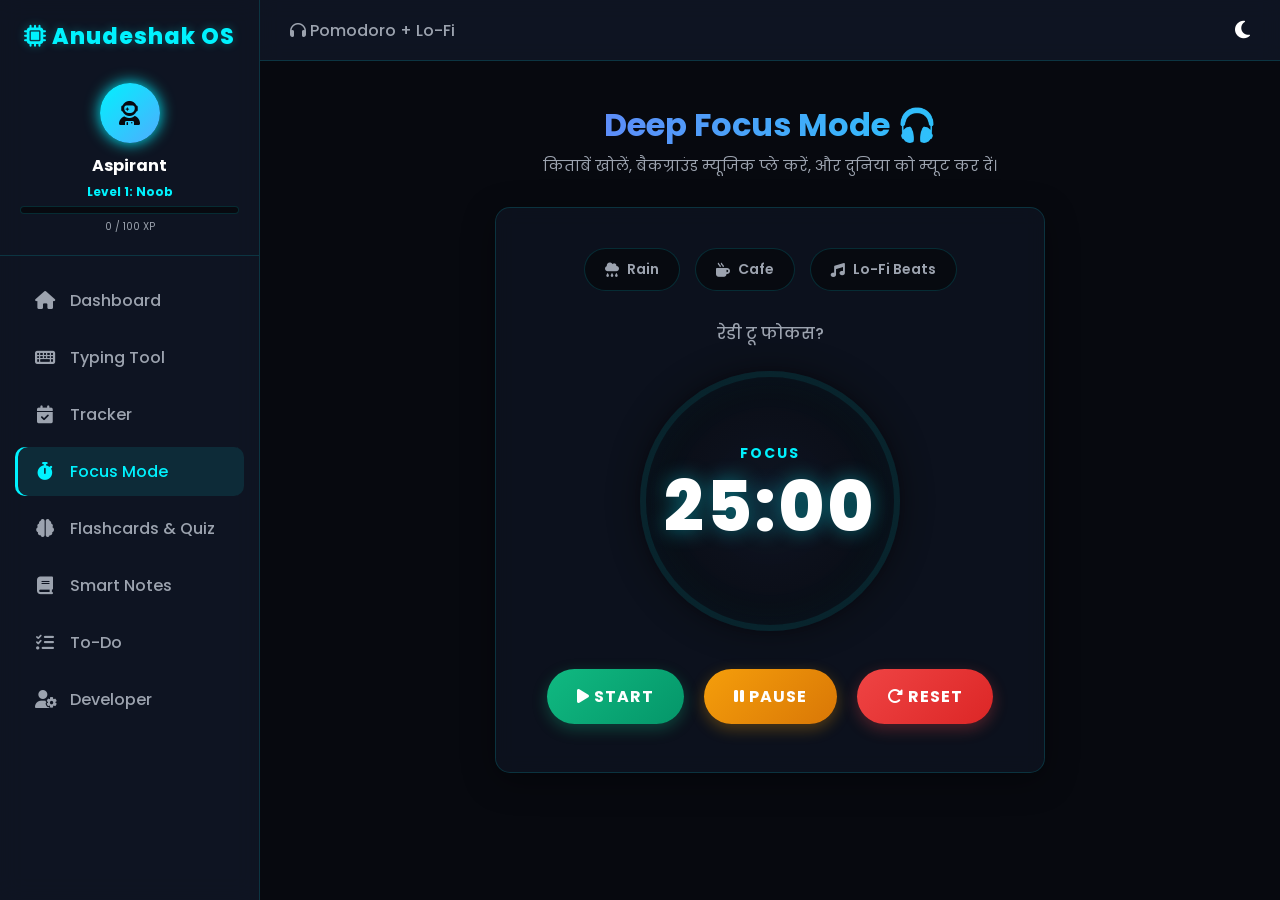
<file: focus.html>
<!DOCTYPE html>
<html lang="hi">
<head>
    <meta charset="UTF-8">
    <meta name="viewport" content="width=device-width, initial-scale=1.0">
    <title>Focus Mode | Anudeshak OS</title>
    <link rel="stylesheet" href="https://cdnjs.cloudflare.com/ajax/libs/font-awesome/6.4.0/css/all.min.css">
    <link rel="stylesheet" href="style.css">
    <style>
        .focus-container { text-align: center; background: var(--card-bg); padding: 40px 30px; border-radius: 15px; border: 1px solid var(--border-color); box-shadow: var(--shadow); max-width: 550px; margin: 0 auto; backdrop-filter: blur(10px); }
        
        /* Audio Player Controls */
        .audio-controls { display: flex; justify-content: center; gap: 15px; margin-bottom: 30px; flex-wrap: wrap; }
        .audio-btn { background: rgba(0,0,0,0.4); color: var(--text-muted); border: 1px solid var(--border-color); padding: 10px 20px; border-radius: 25px; cursor: pointer; font-weight: 600; transition: 0.3s; display: flex; align-items: center; gap: 8px; font-size: 14px; }
        .audio-btn:hover { border-color: var(--accent); color: var(--text-main); }
        .audio-btn.active { background: rgba(0, 242, 254, 0.15); color: var(--accent); border-color: var(--accent); box-shadow: 0 0 15px rgba(0, 242, 254, 0.3); }

        .timer-circle { width: 260px; height: 260px; margin: 0 auto 30px; border-radius: 50%; border: 6px solid rgba(0, 242, 254, 0.1); display: flex; flex-direction: column; justify-content: center; align-items: center; box-shadow: inset 0 0 40px rgba(0, 242, 254, 0.05), 0 0 30px rgba(0, 0, 0, 0.5); position: relative; transition: 0.5s ease; background: radial-gradient(circle, rgba(17,24,39,0.8) 0%, rgba(7,9,15,1) 100%); }
        .timer-display { font-size: 70px; font-weight: 800; color: var(--text-main); letter-spacing: 2px; text-shadow: 0 0 20px rgba(0,242,254,0.4); transition: 0.3s; }
        .session-type { font-size: 14px; color: var(--accent); text-transform: uppercase; letter-spacing: 2px; font-weight: bold; margin-bottom: -10px; }
        
        .timer-controls button { margin: 8px; padding: 15px 30px; font-size: 16px; border-radius: 30px; border: none; cursor: pointer; font-weight: bold; transition: 0.3s; color: #fff; min-width: 130px; text-transform: uppercase; letter-spacing: 1px; }
        .btn-start { background: linear-gradient(135deg, #10b981, #059669); box-shadow: 0 5px 15px rgba(16, 185, 129, 0.3); } 
        .btn-start:hover { transform: translateY(-3px); box-shadow: 0 8px 20px rgba(16, 185, 129, 0.5); }
        .btn-pause { background: linear-gradient(135deg, #f59e0b, #d97706); box-shadow: 0 5px 15px rgba(245, 158, 11, 0.3); } 
        .btn-pause:hover { transform: translateY(-3px); box-shadow: 0 8px 20px rgba(245, 158, 11, 0.5); }
        .btn-reset { background: linear-gradient(135deg, #ef4444, #dc2626); box-shadow: 0 5px 15px rgba(239, 68, 68, 0.3); } 
        .btn-reset:hover { transform: translateY(-3px); box-shadow: 0 8px 20px rgba(239, 68, 68, 0.5); }
        
        .status-text { margin-bottom: 25px; color: var(--text-muted); font-size: 16px; font-weight: 500; }
    </style>
</head>
<body>
    <div class="app-container">
        <aside class="sidebar" id="sidebar">
            <div class="sidebar-header"><h2><i class="fa-solid fa-microchip"></i> Anudeshak OS</h2></div>
            
            <div class="user-game-profile" style="padding: 0 20px 20px; text-align: center; border-bottom: 1px solid var(--border-color); margin-bottom: 20px;">
                <div style="width: 60px; height: 60px; border-radius: 50%; background: linear-gradient(135deg, var(--accent), var(--accent-hover)); margin: 0 auto 10px; display: flex; justify-content: center; align-items: center; font-size: 24px; color: var(--bg-color); box-shadow: 0 0 15px var(--accent);"><i class="fa-solid fa-user-astronaut"></i></div>
                <h4 style="color: var(--text-main); font-size: 16px;">Aspirant</h4>
                <div style="color: var(--accent); font-size: 12px; font-weight: bold; margin: 5px 0;" id="user-level">Level 1: Noob</div>
                <div style="background: var(--bg-color); height: 8px; border-radius: 4px; overflow: hidden; margin-top: 5px; border: 1px solid var(--border-color);"><div id="xp-progress" style="background: var(--accent); height: 100%; width: 0%; transition: 0.5s;"></div></div>
                <div style="font-size: 10px; color: var(--text-muted); margin-top: 5px;"><span id="user-xp">0</span> / 100 XP</div>
            </div>

            <ul class="nav-menu">
                <li><a href="index.html" class="nav-item"><i class="fa-solid fa-house"></i> Dashboard</a></li>
                <li><a href="typing.html" class="nav-item"><i class="fa-solid fa-keyboard"></i> Typing Tool</a></li>
                <li><a href="tracker.html" class="nav-item"><i class="fa-solid fa-calendar-check"></i> Tracker</a></li>
                <li><a href="focus.html" class="nav-item active"><i class="fa-solid fa-stopwatch"></i> Focus Mode</a></li>
                <li><a href="quiz.html" class="nav-item"><i class="fa-solid fa-brain"></i> Flashcards & Quiz</a></li>
                <li><a href="notes.html" class="nav-item"><i class="fa-solid fa-book"></i> Smart Notes</a></li>
                <li><a href="todo.html" class="nav-item"><i class="fa-solid fa-list-check"></i> To-Do</a></li>
                <li><a href="#" class="nav-item" id="contact-link"><i class="fa-solid fa-user-gear"></i> Developer</a></li>
            </ul>
        </aside>

        <main class="main-content">
            <nav class="top-navbar">
                <button class="menu-btn" id="menu-btn"><i class="fa-solid fa-bars"></i></button>
                <div style="color: var(--text-muted); font-weight: 500;"><i class="fa-solid fa-headphones"></i> <span>Pomodoro + Lo-Fi</span></div>
                <div class="nav-actions"><button class="theme-toggle" id="theme-toggle"><i class="fa-solid fa-moon"></i></button></div>
            </nav>

            <div class="dashboard-content">
                <div class="welcome-section" style="text-align: center;">
                    <h1 style="background: linear-gradient(to right, #8b5cf6, var(--accent)); -webkit-background-clip: text; -webkit-text-fill-color: transparent;">Deep Focus Mode 🎧</h1>
                    <p>किताबें खोलें, बैकग्राउंड म्यूजिक प्ले करें, और दुनिया को म्यूट कर दें।</p>
                </div>

                <div class="focus-container">
                    
                    <div class="audio-controls">
                        <button class="audio-btn" onclick="toggleAudio('rain', this)"><i class="fa-solid fa-cloud-rain"></i> Rain</button>
                        <button class="audio-btn" onclick="toggleAudio('cafe', this)"><i class="fa-solid fa-mug-hot"></i> Cafe</button>
                        <button class="audio-btn" onclick="toggleAudio('lofi', this)"><i class="fa-solid fa-music"></i> Lo-Fi Beats</button>
                    </div>

                    <div class="status-text" id="statusText">रेडी टू फोकस?</div>
                    
                    <div class="timer-circle" id="timerCircle">
                        <div class="session-type" id="sessionType">Focus</div>
                        <div class="timer-display" id="timeDisplay">25:00</div>
                    </div>
                    
                    <div class="timer-controls">
                        <button class="btn-start" onclick="startTimer()"><i class="fa-solid fa-play"></i> Start</button>
                        <button class="btn-pause" onclick="pauseTimer()"><i class="fa-solid fa-pause"></i> Pause</button>
                        <button class="btn-reset" onclick="resetTimer()"><i class="fa-solid fa-rotate-right"></i> Reset</button>
                    </div>
                </div>
            </div>
        </main>
    </div>

    <audio id="audio-rain" loop src="https://assets.mixkit.co/sfx/preview/mixkit-light-rain-loop-2393.mp3"></audio>
    <audio id="audio-cafe" loop src="https://assets.mixkit.co/sfx/preview/mixkit-restaurant-crowd-talking-ambient-443.mp3"></audio>
    <audio id="audio-lofi" loop src="https://assets.mixkit.co/sfx/preview/mixkit-hazy-after-hours-132.mp3"></audio>

    <div class="contact-modal" id="contactModal">
        <div class="contact-box glass-box">
            <div class="contact-header"><h3><i class="fa-solid fa-address-book"></i> Developer</h3><i class="fa-solid fa-xmark close-modal" id="close-modal-btn"></i></div>
            <div class="contact-body">
                <div class="credit-badge"><i class="fa-solid fa-shield-cat"></i> Designed by: <span style="font-weight: 700; color: #fff;">Vishal Vaishnav</span></div>
                <div class="contact-links-list">
                    <a href="https://wa.me/916367180391" target="_blank" class="contact-link-item" style="border-left-color: #25D366;"><i class="fa-brands fa-whatsapp" style="color: #25D366;"></i> 6367180391 <span class="muted-text">WhatsApp</span></a>
                    <a href="https://www.instagram.com/vishalvaishnav7023?igsh=YmRueDdjN28wMTd3" target="_blank" class="contact-link-item" style="border-left-color: #E1306C;"><i class="fa-brands fa-instagram" style="color: #E1306C;"></i> vishalvaishnav7023 <span class="muted-text">Instagram</span></a>
                    <a href="https://chetakfpo.github.io/chetakfpo/" target="_blank" class="contact-link-item" style="border-left-color: #ff9f43;"><i class="fa-solid fa-building-flag" style="color: #ff9f43;"></i> Chetak FPO <span class="muted-text">Live Project</span></a>
                </div>
            </div>
        </div>
    </div>

    <script src="script.js"></script>
    <script>
        // --- Ambient Audio Logic ---
        let currentAudio = null;
        function toggleAudio(type, btn) {
            const allBtns = document.querySelectorAll('.audio-btn');
            const allAudios = document.querySelectorAll('audio');
            
            // Pause all audios
            allAudios.forEach(a => a.pause());
            
            // If clicking the already active button, just turn it off
            if (btn.classList.contains('active')) {
                btn.classList.remove('active');
                currentAudio = null;
                return;
            }

            // Remove active from all, add to clicked
            allBtns.forEach(b => b.classList.remove('active'));
            btn.classList.add('active');

            // Play selected
            const audioToPlay = document.getElementById(`audio-${type}`);
            if(audioToPlay) {
                audioToPlay.volume = 0.5; // Set volume to 50% so it's not too loud
                audioToPlay.play();
                currentAudio = audioToPlay;
            }
        }

        // --- Timer Logic ---
        let focusTime = 25 * 60; // 25 Minutes
        let breakTime = 5 * 60;  // 5 Minutes
        let timeLeft = focusTime;
        let timerInterval;
        let isRunning = false;
        let isFocusMode = true;
        
        const timeDisplay = document.getElementById('timeDisplay');
        const statusText = document.getElementById('statusText');
        const timerCircle = document.getElementById('timerCircle');
        const sessionType = document.getElementById('sessionType');

        function updateDisplay() {
            let minutes = Math.floor(timeLeft / 60);
            let seconds = timeLeft % 60;
            timeDisplay.innerText = `${minutes.toString().padStart(2, '0')}:${seconds.toString().padStart(2, '0')}`;
        }

        function startTimer() {
            if (!isRunning) {
                isRunning = true;
                statusText.innerText = isFocusMode ? "डिस्ट्रैक्शन फ्री पढ़ाई जारी है..." : "5 मिनट का ब्रेक लें। रिलैक्स!";
                statusText.style.color = isFocusMode ? "#10b981" : "#00f2fe";
                timerCircle.style.borderColor = isFocusMode ? "rgba(16, 185, 129, 0.5)" : "rgba(0, 242, 254, 0.5)";
                timerCircle.style.boxShadow = isFocusMode ? "0 0 40px rgba(16, 185, 129, 0.2)" : "0 0 40px rgba(0, 242, 254, 0.2)";
                timeDisplay.style.color = isFocusMode ? "#10b981" : "#00f2fe";
                
                timerInterval = setInterval(() => {
                    if (timeLeft > 0) {
                        timeLeft--;
                        updateDisplay();
                    } else {
                        // Timer Finished!
                        clearInterval(timerInterval);
                        isRunning = false;
                        
                        if (isFocusMode) {
                            // Focus Session Complete! Reward XP & Save Stats
                            let currentSessions = parseInt(localStorage.getItem('anudeshak_focus') || '0');
                            localStorage.setItem('anudeshak_focus', currentSessions + 1);
                            
                            if(typeof addXP === "function") {
                                addXP(50); // 50 XP for 25 mins of study!
                            }
                            
                            alert("फोकस सेशन कम्पलीट! शानदार काम कमांडर। आपको +50 XP मिले! 🔥 अब 5 मिनट का ब्रेक लें।");
                            
                            // Switch to Break Mode
                            isFocusMode = false;
                            timeLeft = breakTime;
                            sessionType.innerText = "Break";
                            sessionType.style.color = "#00f2fe";
                        } else {
                            // Break Complete
                            alert("ब्रेक खत्म! वापस किताबों की तरफ लौटें।");
                            isFocusMode = true;
                            timeLeft = focusTime;
                            sessionType.innerText = "Focus";
                            sessionType.style.color = "var(--accent)";
                        }
                        
                        updateDisplay();
                        resetTimer(); // Reset UI state
                    }
                }, 1000);
            }
        }

        function pauseTimer() {
            if (isRunning) {
                clearInterval(timerInterval);
                isRunning = false;
                statusText.innerText = "टाइमर पॉज्ड है। जल्दी वापस आएं!";
                statusText.style.color = "#f59e0b";
                timerCircle.style.borderColor = "rgba(245, 158, 11, 0.5)";
                timerCircle.style.boxShadow = "0 0 40px rgba(245, 158, 11, 0.2)";
                timeDisplay.style.color = "#f59e0b";
            }
        }

        function resetTimer() {
            clearInterval(timerInterval);
            isRunning = false;
            isFocusMode = true;
            timeLeft = focusTime;
            updateDisplay();
            
            sessionType.innerText = "Focus";
            sessionType.style.color = "var(--accent)";
            statusText.innerText = "रेडी टू फोकस?";
            statusText.style.color = "var(--text-muted)";
            timerCircle.style.borderColor = "rgba(0, 242, 254, 0.1)";
            timerCircle.style.boxShadow = "inset 0 0 40px rgba(0, 242, 254, 0.05), 0 0 30px rgba(0, 0, 0, 0.5)";
            timeDisplay.style.color = "var(--text-main)";
        }

        updateDisplay(); // Initial call
    </script>
</body>
</html>
</file>
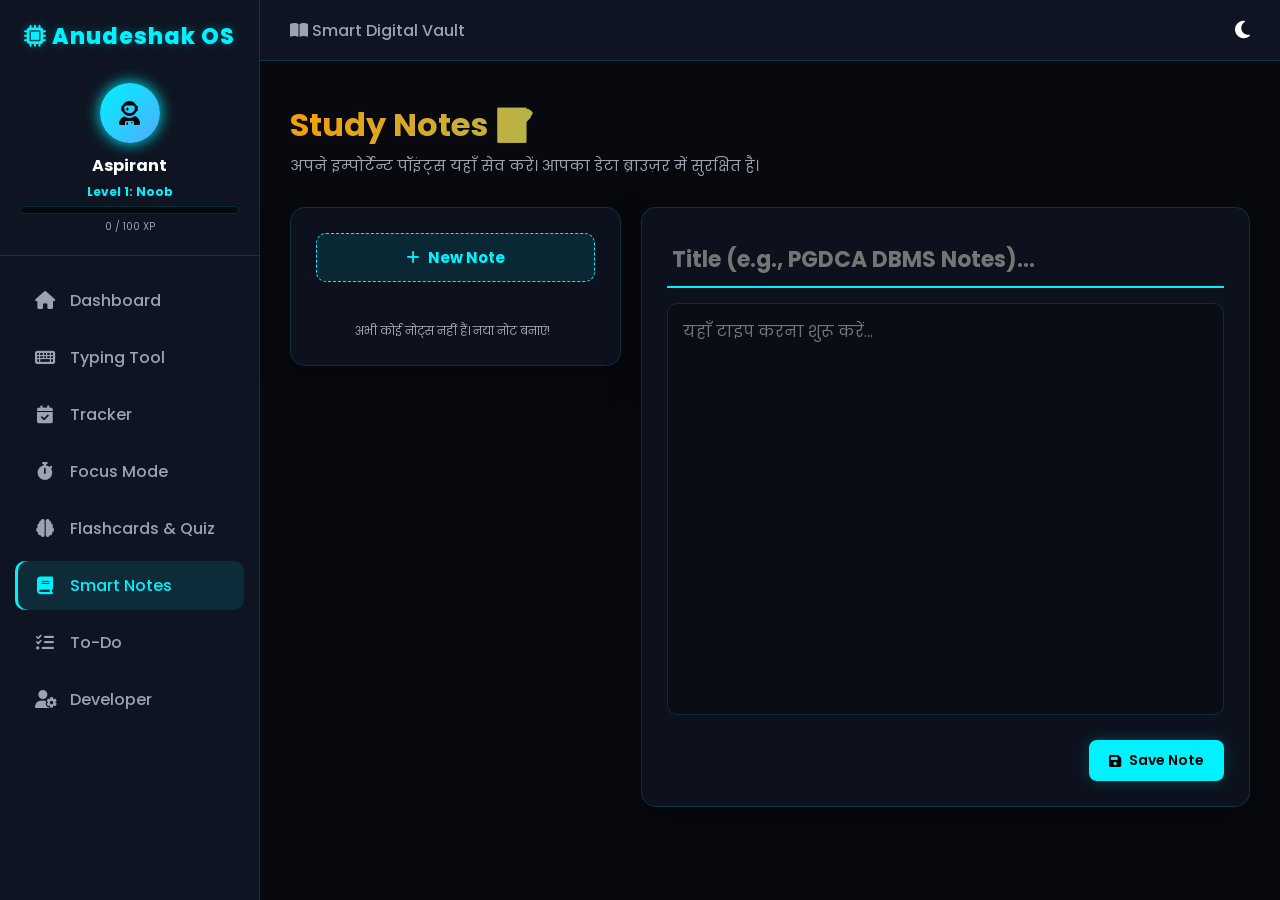
<file: notes.html>
<!DOCTYPE html>
<html lang="hi">
<head>
    <meta charset="UTF-8">
    <meta name="viewport" content="width=device-width, initial-scale=1.0">
    <title>Smart Notes | Anudeshak OS</title>
    <link rel="stylesheet" href="https://cdnjs.cloudflare.com/ajax/libs/font-awesome/6.4.0/css/all.min.css">
    <link rel="stylesheet" href="style.css">
    <style>
        .notes-wrapper { display: flex; gap: 20px; flex-wrap: wrap; margin-top: 20px; align-items: flex-start; }
        
        /* Notes Sidebar (List) */
        .notes-list-container { flex: 1; min-width: 250px; background: var(--card-bg); padding: 25px; border-radius: 15px; border: 1px solid var(--border-color); box-shadow: var(--shadow); backdrop-filter: blur(10px); max-height: 600px; display: flex; flex-direction: column; }
        .add-note-btn { background: rgba(0, 242, 254, 0.1); color: var(--accent); border: 1px dashed var(--accent); padding: 12px; width: 100%; border-radius: 10px; cursor: pointer; font-weight: 700; transition: 0.3s; font-size: 15px; display: flex; justify-content: center; align-items: center; gap: 8px; }
        .add-note-btn:hover { background: var(--accent); color: #000; box-shadow: 0 0 15px rgba(0, 242, 254, 0.4); }
        .notes-list { margin-top: 20px; overflow-y: auto; display: flex; flex-direction: column; gap: 10px; padding-right: 5px; }
        .note-item { background: rgba(0,0,0,0.2); border: 1px solid transparent; padding: 15px; border-radius: 10px; cursor: pointer; transition: 0.3s; color: var(--text-main); }
        .note-item:hover { background: rgba(255,255,255,0.05); border-color: var(--border-color); }
        .note-item.active { background: rgba(0, 242, 254, 0.1); border-color: var(--accent); border-left: 4px solid var(--accent); }
        .note-item-title { font-weight: 600; font-size: 15px; margin-bottom: 5px; white-space: nowrap; overflow: hidden; text-overflow: ellipsis; }
        .note-item-date { font-size: 11px; color: var(--text-muted); }

        /* Note Editor */
        .note-editor-container { flex: 2; min-width: 320px; background: var(--card-bg); padding: 25px; border-radius: 15px; border: 1px solid var(--border-color); box-shadow: var(--shadow); backdrop-filter: blur(10px); display: flex; flex-direction: column; gap: 15px; height: 600px; }
        .note-title-input { background: transparent; border: none; border-bottom: 2px solid var(--border-color); color: var(--text-main); font-size: 22px; font-weight: 700; padding: 10px 5px; outline: none; transition: 0.3s; width: 100%; }
        .note-title-input:focus { border-color: var(--accent); }
        .note-content-input { flex: 1; background: rgba(0,0,0,0.2); border: 1px solid var(--border-color); color: var(--text-main); font-size: 16px; padding: 15px; border-radius: 10px; outline: none; resize: none; line-height: 1.6; transition: 0.3s; font-family: inherit; }
        .note-content-input:focus { border-color: var(--accent); box-shadow: inset 0 0 10px rgba(0,0,0,0.5); }
        
        .editor-actions { display: flex; justify-content: flex-end; gap: 15px; margin-top: 10px; }
        .btn-action { padding: 10px 20px; border-radius: 8px; font-weight: 600; cursor: pointer; border: none; transition: 0.3s; display: flex; align-items: center; gap: 8px; font-size: 14px; }
        .btn-delete { background: rgba(239, 68, 68, 0.1); color: #ef4444; border: 1px solid #ef4444; }
        .btn-delete:hover { background: #ef4444; color: #fff; box-shadow: 0 0 15px rgba(239, 68, 68, 0.4); }
        .btn-save { background: var(--accent); color: #000; box-shadow: 0 0 15px rgba(0, 242, 254, 0.2); }
        .btn-save:hover { background: var(--text-main); box-shadow: 0 0 20px rgba(255,255,255,0.4); }

        /* Custom Scrollbar for Textarea & List */
        ::-webkit-scrollbar { width: 6px; }
        ::-webkit-scrollbar-track { background: transparent; }
        ::-webkit-scrollbar-thumb { background: var(--border-color); border-radius: 10px; }
        ::-webkit-scrollbar-thumb:hover { background: var(--accent); }
    </style>
</head>
<body>
    <div class="app-container">
        <aside class="sidebar" id="sidebar">
            <div class="sidebar-header"><h2><i class="fa-solid fa-microchip"></i> Anudeshak OS</h2></div>
            
            <div class="user-game-profile" style="padding: 0 20px 20px; text-align: center; border-bottom: 1px solid var(--border-color); margin-bottom: 20px;">
                <div style="width: 60px; height: 60px; border-radius: 50%; background: linear-gradient(135deg, var(--accent), var(--accent-hover)); margin: 0 auto 10px; display: flex; justify-content: center; align-items: center; font-size: 24px; color: var(--bg-color); box-shadow: 0 0 15px var(--accent);"><i class="fa-solid fa-user-astronaut"></i></div>
                <h4 style="color: var(--text-main); font-size: 16px;">Aspirant</h4>
                <div style="color: var(--accent); font-size: 12px; font-weight: bold; margin: 5px 0;" id="user-level">Level 1: Noob</div>
                <div style="background: var(--bg-color); height: 8px; border-radius: 4px; overflow: hidden; margin-top: 5px; border: 1px solid var(--border-color);"><div id="xp-progress" style="background: var(--accent); height: 100%; width: 0%; transition: 0.5s;"></div></div>
                <div style="font-size: 10px; color: var(--text-muted); margin-top: 5px;"><span id="user-xp">0</span> / 100 XP</div>
            </div>

            <ul class="nav-menu">
                <li><a href="index.html" class="nav-item"><i class="fa-solid fa-house"></i> Dashboard</a></li>
                <li><a href="typing.html" class="nav-item"><i class="fa-solid fa-keyboard"></i> Typing Tool</a></li>
                <li><a href="tracker.html" class="nav-item"><i class="fa-solid fa-calendar-check"></i> Tracker</a></li>
                <li><a href="focus.html" class="nav-item"><i class="fa-solid fa-stopwatch"></i> Focus Mode</a></li>
                <li><a href="quiz.html" class="nav-item"><i class="fa-solid fa-brain"></i> Flashcards & Quiz</a></li>
                <li><a href="notes.html" class="nav-item active"><i class="fa-solid fa-book"></i> Smart Notes</a></li>
                <li><a href="todo.html" class="nav-item"><i class="fa-solid fa-list-check"></i> To-Do</a></li>
                <li><a href="#" class="nav-item" id="contact-link"><i class="fa-solid fa-user-gear"></i> Developer</a></li>
            </ul>
        </aside>

        <main class="main-content">
            <nav class="top-navbar">
                <button class="menu-btn" id="menu-btn"><i class="fa-solid fa-bars"></i></button>
                <div style="color: var(--text-muted); font-weight: 500;"><i class="fa-solid fa-book-open"></i> <span>Smart Digital Vault</span></div>
                <div class="nav-actions"><button class="theme-toggle" id="theme-toggle"><i class="fa-solid fa-moon"></i></button></div>
            </nav>

            <div class="dashboard-content">
                <div class="welcome-section">
                    <h1 style="background: linear-gradient(to right, #f59e0b, var(--accent)); -webkit-background-clip: text; -webkit-text-fill-color: transparent;">Study Notes 📝</h1>
                    <p>अपने इम्पोर्टेन्ट पॉइंट्स यहाँ सेव करें। आपका डेटा ब्राउज़र में सुरक्षित है।</p>
                </div>

                <div class="notes-wrapper">
                    <div class="notes-list-container">
                        <button class="add-note-btn" onclick="createNewNote()"><i class="fa-solid fa-plus"></i> New Note</button>
                        <div class="notes-list" id="notesList">
                            </div>
                    </div>

                    <div class="note-editor-container">
                        <input type="text" id="noteTitle" class="note-title-input" placeholder="Title (e.g., PGDCA DBMS Notes)...">
                        <textarea id="noteContent" class="note-content-input" placeholder="यहाँ टाइप करना शुरू करें..."></textarea>
                        
                        <div class="editor-actions">
                            <button class="btn-action btn-delete" onclick="deleteNote()" id="btnDelete" style="display: none;"><i class="fa-solid fa-trash"></i> Delete</button>
                            <button class="btn-action btn-save" onclick="saveNote()"><i class="fa-solid fa-floppy-disk"></i> Save Note</button>
                        </div>
                    </div>
                </div>

            </div>
        </main>
    </div>

    <div class="contact-modal" id="contactModal">
        <div class="contact-box glass-box">
            <div class="contact-header"><h3><i class="fa-solid fa-address-book"></i> Developer</h3><i class="fa-solid fa-xmark close-modal" id="close-modal-btn"></i></div>
            <div class="contact-body">
                <div class="credit-badge"><i class="fa-solid fa-shield-cat"></i> Designed by: <span style="font-weight: 700; color: #fff;">Vishal Vaishnav</span></div>
                <div class="contact-links-list">
                    <a href="https://wa.me/916367180391" target="_blank" class="contact-link-item" style="border-left-color: #25D366;"><i class="fa-brands fa-whatsapp" style="color: #25D366;"></i> 6367180391 <span class="muted-text">WhatsApp</span></a>
                    <a href="https://www.instagram.com/vishalvaishnav7023?igsh=YmRueDdjN28wMTd3" target="_blank" class="contact-link-item" style="border-left-color: #E1306C;"><i class="fa-brands fa-instagram" style="color: #E1306C;"></i> vishalvaishnav7023 <span class="muted-text">Instagram</span></a>
                    <a href="https://chetakfpo.github.io/chetakfpo/" target="_blank" class="contact-link-item" style="border-left-color: #ff9f43;"><i class="fa-solid fa-building-flag" style="color: #ff9f43;"></i> Chetak FPO <span class="muted-text">Live Project</span></a>
                </div>
            </div>
        </div>
    </div>

    <script src="script.js"></script>
    <script>
        // --- Multi-Notes Logic ---
        let notesData = JSON.parse(localStorage.getItem('anudeshak_multinotes')) || [];
        let currentNoteId = null;

        // Auto-migrate old plain text note if exists
        let oldSingleNote = localStorage.getItem('anudeshak_notes');
        if (oldSingleNote && notesData.length === 0) {
            notesData.push({ id: Date.now(), title: "My First Note", content: oldSingleNote, date: new Date().toLocaleDateString() });
            localStorage.setItem('anudeshak_multinotes', JSON.stringify(notesData));
            localStorage.removeItem('anudeshak_notes'); // Clean up old data
        }

        const notesListEl = document.getElementById('notesList');
        const titleInput = document.getElementById('noteTitle');
        const contentInput = document.getElementById('noteContent');
        const btnDelete = document.getElementById('btnDelete');

        function renderNotesList() {
            notesListEl.innerHTML = '';
            
            if(notesData.length === 0) {
                notesListEl.innerHTML = `<div style="text-align:center; color:var(--text-muted); font-size:12px; margin-top:20px;">अभी कोई नोट्स नहीं हैं। नया नोट बनाएं!</div>`;
                return;
            }

            // Sort by newest first
            let sortedNotes = [...notesData].sort((a,b) => b.id - a.id);

            sortedNotes.forEach(note => {
                let div = document.createElement('div');
                div.className = `note-item ${currentNoteId === note.id ? 'active' : ''}`;
                div.innerHTML = `
                    <div class="note-item-title">${note.title || "Untitled Note"}</div>
                    <div class="note-item-date"><i class="fa-regular fa-clock"></i> ${note.date}</div>
                `;
                div.onclick = () => openNote(note.id);
                notesListEl.appendChild(div);
            });
        }

        function createNewNote() {
            currentNoteId = null;
            titleInput.value = "";
            contentInput.value = "";
            btnDelete.style.display = "none";
            renderNotesList();
            titleInput.focus();
        }

        function openNote(id) {
            currentNoteId = id;
            let note = notesData.find(n => n.id === id);
            if(note) {
                titleInput.value = note.title;
                contentInput.value = note.content;
                btnDelete.style.display = "flex";
            }
            renderNotesList(); // update active class
        }

        function saveNote() {
            let title = titleInput.value.trim() || "Untitled Note";
            let content = contentInput.value.trim();
            let today = new Date().toLocaleDateString('hi-IN');

            if (content === "") {
                alert("कृपया नोट्स में कुछ लिखें!");
                return;
            }

            if (currentNoteId) {
                // Update existing
                let noteIndex = notesData.findIndex(n => n.id === currentNoteId);
                if(noteIndex !== -1) {
                    notesData[noteIndex].title = title;
                    notesData[noteIndex].content = content;
                    notesData[noteIndex].date = today;
                }
            } else {
                // Create new
                let newNote = { id: Date.now(), title: title, content: content, date: today };
                notesData.push(newNote);
                currentNoteId = newNote.id;
                btnDelete.style.display = "flex";
                
                // Reward XP for creating a new note
                if(typeof addXP === "function") {
                    addXP(5); 
                }
            }

            localStorage.setItem('anudeshak_multinotes', JSON.stringify(notesData));
            renderNotesList();
            
            // Show saved effect
            const saveBtn = document.querySelector('.btn-save');
            let originalText = saveBtn.innerHTML;
            saveBtn.innerHTML = `<i class="fa-solid fa-check"></i> Saved!`;
            saveBtn.style.background = "#10b981";
            setTimeout(() => {
                saveBtn.innerHTML = originalText;
                saveBtn.style.background = "var(--accent)";
            }, 1500);
        }

        function deleteNote() {
            if(!currentNoteId) return;
            if(confirm("क्या आप सच में इस नोट को डिलीट करना चाहते हैं?")) {
                notesData = notesData.filter(n => n.id !== currentNoteId);
                localStorage.setItem('anudeshak_multinotes', JSON.stringify(notesData));
                createNewNote(); // Reset editor
            }
        }

        // Initialize
        if(notesData.length > 0) {
            // Open the most recent note by default
            let latestNote = [...notesData].sort((a,b) => b.id - a.id)[0];
            openNote(latestNote.id);
        } else {
            createNewNote();
        }
    </script>
</body>
</html>
</file>
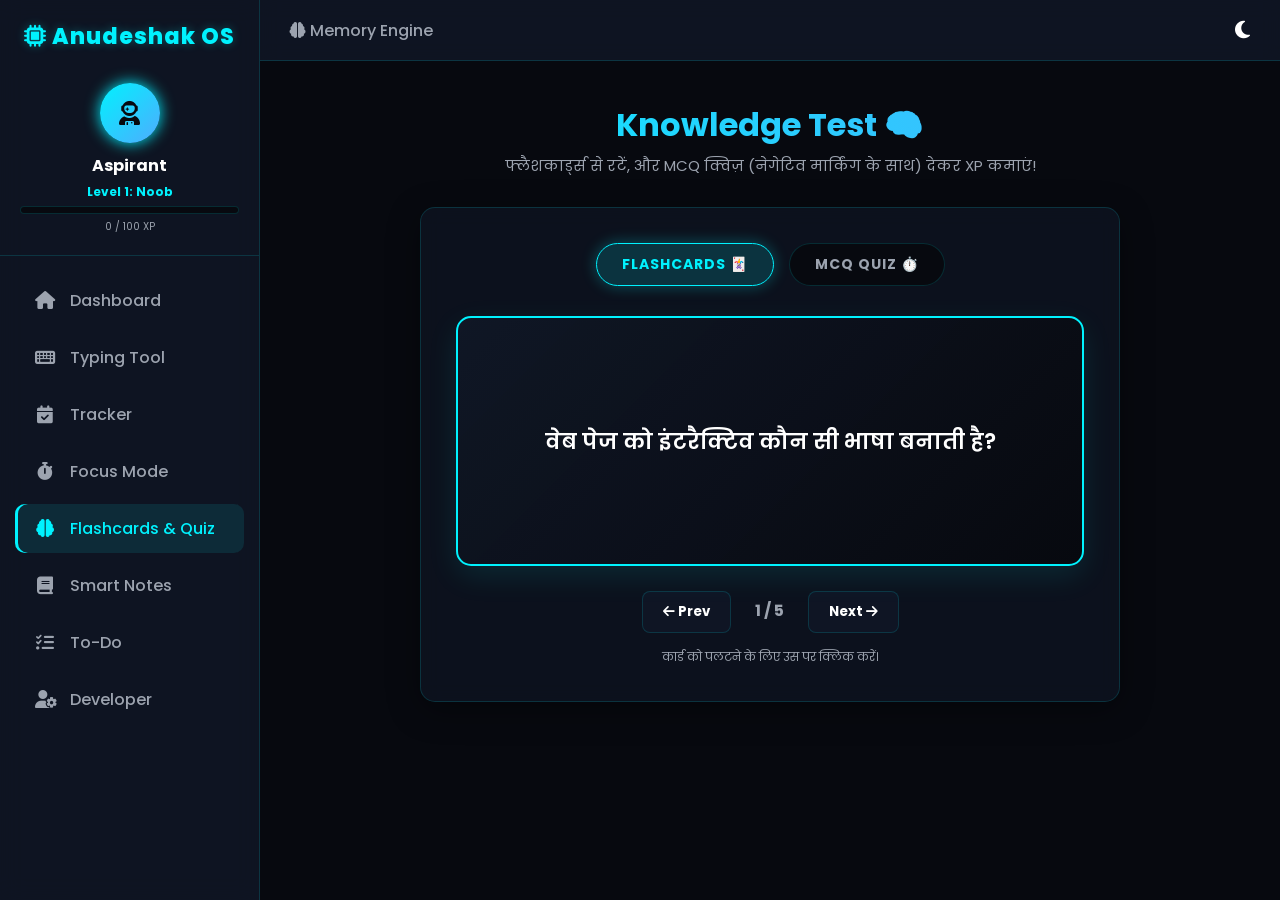
<file: quiz.html>
<!DOCTYPE html>
<html lang="hi">
<head>
    <meta charset="UTF-8">
    <meta name="viewport" content="width=device-width, initial-scale=1.0">
    <title>Quiz & Flashcards | Anudeshak OS</title>
    <link rel="stylesheet" href="https://cdnjs.cloudflare.com/ajax/libs/font-awesome/6.4.0/css/all.min.css">
    <link rel="stylesheet" href="style.css">
    <style>
        .quiz-container { background: var(--card-bg); padding: 35px; border-radius: 15px; border: 1px solid var(--border-color); box-shadow: var(--shadow); max-width: 700px; margin: 0 auto; backdrop-filter: blur(10px); text-align: center; }
        
        /* Tab Buttons */
        .tab-controls { display: flex; justify-content: center; gap: 15px; margin-bottom: 30px; }
        .tab-btn { background: var(--bg-color); color: var(--text-muted); border: 1px solid var(--border-color); padding: 10px 25px; border-radius: 30px; cursor: pointer; font-weight: 700; transition: 0.3s; font-size: 14px; text-transform: uppercase; letter-spacing: 1px; }
        .tab-btn.active { background: rgba(0, 242, 254, 0.15); color: var(--accent); border-color: var(--accent); box-shadow: 0 0 15px rgba(0, 242, 254, 0.3); }

        /* 3D Flashcard CSS */
        .flashcard-section { display: none; perspective: 1000px; }
        .flashcard-section.active { display: block; }
        .flashcard { width: 100%; height: 250px; position: relative; transition: transform 0.6s; transform-style: preserve-3d; cursor: pointer; margin-bottom: 25px; }
        .flashcard.flipped { transform: rotateY(180deg); }
        .card-face { position: absolute; width: 100%; height: 100%; backface-visibility: hidden; display: flex; flex-direction: column; justify-content: center; align-items: center; padding: 20px; border-radius: 15px; border: 2px solid var(--accent); box-shadow: 0 10px 30px rgba(0,242,254,0.1); }
        .card-front { background: linear-gradient(135deg, rgba(17,24,39,0.9), rgba(7,9,15,1)); color: var(--text-main); font-size: 22px; font-weight: 600; }
        .card-back { background: linear-gradient(135deg, rgba(0,242,254,0.1), rgba(16,185,129,0.1)); color: #10b981; transform: rotateY(180deg); font-size: 20px; font-weight: bold; border-color: #10b981; }
        .fc-controls button { background: var(--sidebar-bg); color: var(--text-main); border: 1px solid var(--border-color); padding: 10px 20px; border-radius: 8px; margin: 0 5px; cursor: pointer; font-weight: bold; transition: 0.3s; }
        .fc-controls button:hover { background: var(--accent); color: #000; }

        /* MCQ Quiz CSS */
        .mcq-section { display: none; }
        .mcq-section.active { display: block; }
        .timer-box { font-size: 24px; font-weight: 800; color: #ef4444; margin-bottom: 20px; text-shadow: 0 0 10px rgba(239, 68, 68, 0.4); }
        .question-text { font-size: 20px; font-weight: 600; color: var(--text-main); margin-bottom: 25px; line-height: 1.5; }
        .option-btn { background: rgba(0,0,0,0.3); color: var(--text-muted); border: 1px solid var(--border-color); padding: 15px; margin: 8px 0; width: 100%; border-radius: 10px; cursor: pointer; transition: 0.3s; font-size: 16px; font-weight: 500; text-align: left; }
        .option-btn:hover { background: rgba(0, 242, 254, 0.1); color: var(--accent); border-color: var(--accent); transform: translateX(5px); }
        .option-btn:disabled { opacity: 0.6; cursor: not-allowed; transform: none; }
        .result-text { margin-top: 20px; font-weight: 800; font-size: 18px; min-height: 25px; }
        .score-board { font-size: 18px; color: var(--accent); font-weight: bold; margin-bottom: 15px; }
    </style>
</head>
<body>
    <div class="app-container">
        <aside class="sidebar" id="sidebar">
            <div class="sidebar-header"><h2><i class="fa-solid fa-microchip"></i> Anudeshak OS</h2></div>
            
            <div class="user-game-profile" style="padding: 0 20px 20px; text-align: center; border-bottom: 1px solid var(--border-color); margin-bottom: 20px;">
                <div style="width: 60px; height: 60px; border-radius: 50%; background: linear-gradient(135deg, var(--accent), var(--accent-hover)); margin: 0 auto 10px; display: flex; justify-content: center; align-items: center; font-size: 24px; color: var(--bg-color); box-shadow: 0 0 15px var(--accent);"><i class="fa-solid fa-user-astronaut"></i></div>
                <h4 style="color: var(--text-main); font-size: 16px;">Aspirant</h4>
                <div style="color: var(--accent); font-size: 12px; font-weight: bold; margin: 5px 0;" id="user-level">Level 1: Noob</div>
                <div style="background: var(--bg-color); height: 8px; border-radius: 4px; overflow: hidden; margin-top: 5px; border: 1px solid var(--border-color);"><div id="xp-progress" style="background: var(--accent); height: 100%; width: 0%; transition: 0.5s;"></div></div>
                <div style="font-size: 10px; color: var(--text-muted); margin-top: 5px;"><span id="user-xp">0</span> / 100 XP</div>
            </div>

            <ul class="nav-menu">
                <li><a href="index.html" class="nav-item"><i class="fa-solid fa-house"></i> Dashboard</a></li>
                <li><a href="typing.html" class="nav-item"><i class="fa-solid fa-keyboard"></i> Typing Tool</a></li>
                <li><a href="tracker.html" class="nav-item"><i class="fa-solid fa-calendar-check"></i> Tracker</a></li>
                <li><a href="focus.html" class="nav-item"><i class="fa-solid fa-stopwatch"></i> Focus Mode</a></li>
                <li><a href="quiz.html" class="nav-item active"><i class="fa-solid fa-brain"></i> Flashcards & Quiz</a></li>
                <li><a href="notes.html" class="nav-item"><i class="fa-solid fa-book"></i> Smart Notes</a></li>
                <li><a href="todo.html" class="nav-item"><i class="fa-solid fa-list-check"></i> To-Do</a></li>
                <li><a href="#" class="nav-item" id="contact-link"><i class="fa-solid fa-user-gear"></i> Developer</a></li>
            </ul>
        </aside>

        <main class="main-content">
            <nav class="top-navbar">
                <button class="menu-btn" id="menu-btn"><i class="fa-solid fa-bars"></i></button>
                <div style="color: var(--text-muted); font-weight: 500;"><i class="fa-solid fa-brain"></i> <span>Memory Engine</span></div>
                <div class="nav-actions"><button class="theme-toggle" id="theme-toggle"><i class="fa-solid fa-moon"></i></button></div>
            </nav>

            <div class="dashboard-content">
                <div class="welcome-section" style="text-align: center;">
                    <h1 style="background: linear-gradient(to right, #00f2fe, #4facfe); -webkit-background-clip: text; -webkit-text-fill-color: transparent;">Knowledge Test 🧠</h1>
                    <p>फ्लैशकार्ड्स से रटें, और MCQ क्विज़ (नेगेटिव मार्किंग के साथ) देकर XP कमाएं!</p>
                </div>

                <div class="quiz-container">
                    
                    <div class="tab-controls">
                        <button class="tab-btn active" onclick="switchTab('flashcards', this)">Flashcards 🃏</button>
                        <button class="tab-btn" onclick="switchTab('mcq', this)">MCQ Quiz ⏱️</button>
                    </div>

                    <div class="flashcard-section active" id="flashcards-view">
                        <div class="flashcard" id="fc-card" onclick="flipCard()">
                            <div class="card-face card-front" id="fc-question">Click to flip!</div>
                            <div class="card-face card-back" id="fc-answer">This is the answer!</div>
                        </div>
                        <div class="fc-controls">
                            <button onclick="prevCard()"><i class="fa-solid fa-arrow-left"></i> Prev</button>
                            <span style="margin: 0 15px; font-weight: bold; color: var(--text-muted);" id="fc-counter">1 / 5</span>
                            <button onclick="nextCard()">Next <i class="fa-solid fa-arrow-right"></i></button>
                        </div>
                        <p style="margin-top: 15px; font-size: 12px; color: var(--text-muted);">कार्ड को पलटने के लिए उस पर क्लिक करें।</p>
                    </div>

                    <div class="mcq-section" id="mcq-view">
                        <div class="score-board">Score: <span id="current-score">0</span> | Negative: -0.33</div>
                        <div class="timer-box" id="timer">10s</div>
                        <div class="question-text" id="question">प्रश्न लोड हो रहा है...</div>
                        <div id="options-box"></div>
                        <div class="result-text" id="result"></div>
                    </div>

                </div>
            </div>
        </main>
    </div>

    <div class="contact-modal" id="contactModal">
        <div class="contact-box glass-box">
            <div class="contact-header"><h3><i class="fa-solid fa-address-book"></i> Developer</h3><i class="fa-solid fa-xmark close-modal" id="close-modal-btn"></i></div>
            <div class="contact-body">
                <div class="credit-badge"><i class="fa-solid fa-shield-cat"></i> Designed by: <span style="font-weight: 700; color: #fff;">Vishal Vaishnav</span></div>
                <div class="contact-links-list">
                    <a href="https://wa.me/916367180391" target="_blank" class="contact-link-item" style="border-left-color: #25D366;"><i class="fa-brands fa-whatsapp" style="color: #25D366;"></i> 6367180391 <span class="muted-text">WhatsApp</span></a>
                    <a href="https://www.instagram.com/vishalvaishnav7023?igsh=YmRueDdjN28wMTd3" target="_blank" class="contact-link-item" style="border-left-color: #E1306C;"><i class="fa-brands fa-instagram" style="color: #E1306C;"></i> vishalvaishnav7023 <span class="muted-text">Instagram</span></a>
                    <a href="https://chetakfpo.github.io/chetakfpo/" target="_blank" class="contact-link-item" style="border-left-color: #ff9f43;"><i class="fa-solid fa-building-flag" style="color: #ff9f43;"></i> Chetak FPO <span class="muted-text">Live Project</span></a>
                </div>
            </div>
        </div>
    </div>

    <script src="script.js"></script>
    <script>
        // --- DATA SET (CS & Web Dev) ---
        const qaData = [
            { q: "वेब पेज को इंटरैक्टिव कौन सी भाषा बनाती है?", options: ["HTML", "CSS", "JavaScript", "SQL"], a: "JavaScript" },
            { q: "OSI Model में कुल कितनी Layers होती हैं?", options: ["5 Layers", "7 Layers", "9 Layers", "4 Layers"], a: "7 Layers" },
            { q: "HTTP का डिफ़ॉल्ट Port Number क्या है?", options: ["21", "25", "80", "443"], a: "80" },
            { q: "CSS का फुल फॉर्म क्या है?", options: ["Computer Style Sheet", "Cascading Style Sheet", "Creative Style System", "Color Style Sheet"], a: "Cascading Style Sheet" },
            { q: "Data Manipulation Language (DML) का उदाहरण कौन सा है?", options: ["CREATE", "DROP", "UPDATE", "ALTER"], a: "UPDATE" }
        ];

        // --- TAB SWITCH LOGIC ---
        function switchTab(tab, btn) {
            document.querySelectorAll('.tab-btn').forEach(b => b.classList.remove('active'));
            btn.classList.add('active');
            
            document.getElementById('flashcards-view').classList.remove('active');
            document.getElementById('mcq-view').classList.remove('active');
            
            if(tab === 'flashcards') {
                document.getElementById('flashcards-view').classList.add('active');
            } else {
                document.getElementById('mcq-view').classList.add('active');
                if(currentQIndex === 0 && score === 0) loadQuestion(); // Start MCQ only when tab is opened
            }
        }

        // --- FLASHCARDS LOGIC ---
        let fcIndex = 0;
        const fcCard = document.getElementById('fc-card');
        const fcQuestion = document.getElementById('fc-question');
        const fcAnswer = document.getElementById('fc-answer');
        const fcCounter = document.getElementById('fc-counter');

        function loadFlashcard() {
            fcCard.classList.remove('flipped');
            setTimeout(() => {
                fcQuestion.innerText = qaData[fcIndex].q;
                fcAnswer.innerText = qaData[fcIndex].a;
                fcCounter.innerText = `${fcIndex + 1} / ${qaData.length}`;
            }, 150);
        }

        function flipCard() { fcCard.classList.toggle('flipped'); }
        function nextCard() { if(fcIndex < qaData.length - 1) { fcIndex++; loadFlashcard(); } }
        function prevCard() { if(fcIndex > 0) { fcIndex--; loadFlashcard(); } }
        loadFlashcard(); // Init

        // --- MCQ QUIZ LOGIC (With Negative Marking & XP) ---
        let currentQIndex = 0; 
        let score = 0; 
        let timeLeft = 10; 
        let timerInterval;

        function startTimer() { 
            timeLeft = 10; 
            document.getElementById('timer').innerText = `${timeLeft}s`; 
            clearInterval(timerInterval); 
            
            timerInterval = setInterval(() => { 
                timeLeft--; 
                document.getElementById('timer').innerText = `${timeLeft}s`; 
                if (timeLeft <= 0) { 
                    clearInterval(timerInterval); 
                    handleTimeout(); 
                } 
            }, 1000); 
        }

        function handleTimeout() { 
            let resultText = document.getElementById('result'); 
            resultText.innerHTML = `⏳ Time Up! <span style="color:#10b981;">Correct: ${qaData[currentQIndex].a}</span>`; 
            resultText.style.color = "#f59e0b"; 
            score -= 0.33; // Negative Marking for leaving blank / Timeout
            document.getElementById('current-score').innerText = score.toFixed(2);
            disableOptions(); 
            setTimeout(() => { currentQIndex++; loadQuestion(); }, 2500); 
        }

        function disableOptions() { document.querySelectorAll('.option-btn').forEach(btn => btn.disabled = true); }

        function loadQuestion() { 
            if(currentQIndex >= qaData.length) { 
                let finalScore = score.toFixed(2);
                document.getElementById('question').innerText = `क्विज़ खत्म! 🎉 आपका फाइनल स्कोर: ${finalScore} / ${qaData.length}`; 
                document.getElementById('options-box').innerHTML = ""; 
                document.getElementById('result').innerText = ""; 
                document.getElementById('timer').style.display = "none"; 
                clearInterval(timerInterval); 
                
                // Add XP based on score
                if(typeof addXP === "function" && score > 0) {
                    let earnedXP = Math.floor(score * 10);
                    addXP(earnedXP);
                    document.getElementById('result').innerHTML = `<span style="color:var(--accent);">बधाई हो! आपको +${earnedXP} XP मिले।</span>`;
                }
                return; 
            } 
            
            document.getElementById('question').innerText = `Q${currentQIndex + 1}: ${qaData[currentQIndex].q}`; 
            document.getElementById('options-box').innerHTML = ""; 
            document.getElementById('result').innerText = ""; 
            startTimer(); 
            
            qaData[currentQIndex].options.forEach(opt => { 
                let btn = document.createElement('button'); 
                btn.innerText = opt; 
                btn.className = 'option-btn'; 
                btn.onclick = () => checkAnswer(opt, btn); 
                document.getElementById('options-box').appendChild(btn); 
            }); 
        }

        function checkAnswer(selectedOption, btn) { 
            clearInterval(timerInterval); 
            disableOptions(); 
            let correctOption = qaData[currentQIndex].a; 
            let resultText = document.getElementById('result'); 
            
            if(selectedOption === correctOption) { 
                btn.style.borderColor = "#10b981";
                btn.style.color = "#10b981";
                resultText.innerText = "✅ सही जवाब!"; 
                resultText.style.color = "#10b981"; 
                score += 1; 
            } else { 
                btn.style.borderColor = "#ef4444";
                btn.style.color = "#ef4444";
                resultText.innerHTML = `❌ गलत! नेगेटिव मार्किंग (-0.33)<br>सही जवाब: <span style="color:#10b981;">${correctOption}</span>`; 
                resultText.style.color = "#ef4444"; 
                score -= 0.33; 
            } 
            document.getElementById('current-score').innerText = score.toFixed(2);
            setTimeout(() => { currentQIndex++; loadQuestion(); }, 2500); 
        }
    </script>
</body>
</html>
</file>
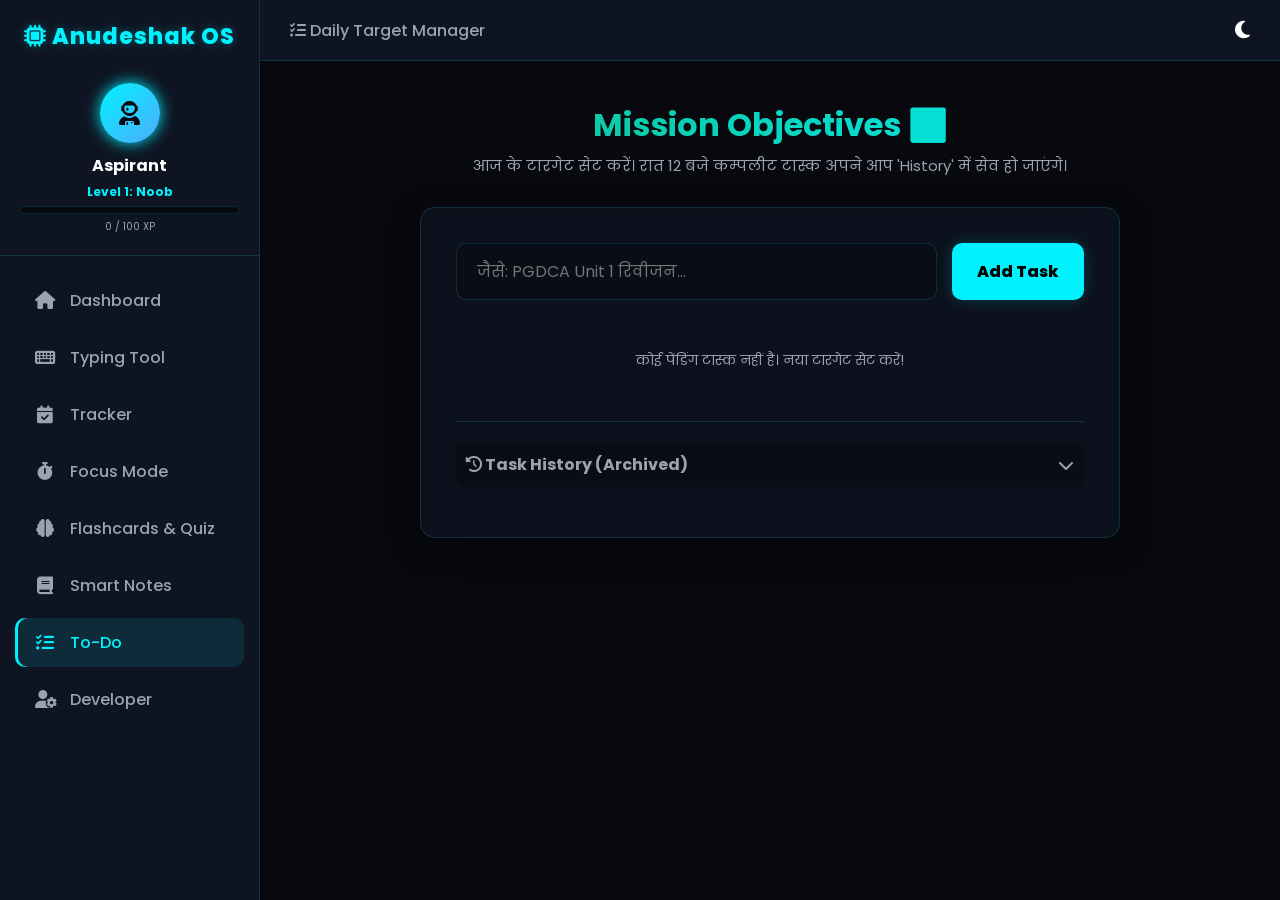
<file: todo.html>
<!DOCTYPE html>
<html lang="hi">
<head>
    <meta charset="UTF-8">
    <meta name="viewport" content="width=device-width, initial-scale=1.0">
    <title>To-Do List | Anudeshak OS</title>
    <link rel="stylesheet" href="https://cdnjs.cloudflare.com/ajax/libs/font-awesome/6.4.0/css/all.min.css">
    <link rel="stylesheet" href="style.css">
    <style>
        .todo-container { background: var(--card-bg); padding: 35px; border-radius: 15px; border: 1px solid var(--border-color); box-shadow: var(--shadow); backdrop-filter: blur(10px); max-width: 700px; margin: 0 auto; }
        
        /* Input Group */
        .todo-input-group { display: flex; gap: 15px; margin-bottom: 30px; }
        .todo-input-group input { flex: 1; padding: 15px 20px; background: rgba(0,0,0,0.2); border: 1px solid var(--border-color); color: var(--text-main); border-radius: 10px; outline: none; font-size: 16px; transition: 0.3s; }
        .todo-input-group input:focus { border-color: var(--accent); box-shadow: inset 0 0 10px rgba(0, 242, 254, 0.1); }
        .todo-input-group button { background: var(--accent); color: #000; border: none; padding: 0 25px; border-radius: 10px; cursor: pointer; font-weight: 800; font-size: 16px; transition: 0.3s; box-shadow: 0 0 15px rgba(0, 242, 254, 0.2); }
        .todo-input-group button:hover { background: var(--text-main); transform: translateY(-2px); }

        /* Active Task List */
        .todo-list { list-style: none; display: flex; flex-direction: column; gap: 12px; margin-bottom: 30px; }
        .todo-item { display: flex; justify-content: space-between; align-items: center; background: rgba(255,255,255,0.03); padding: 15px 20px; border-radius: 10px; border: 1px solid var(--border-color); transition: 0.3s; }
        .todo-item:hover { transform: translateX(5px); border-color: var(--accent); background: rgba(0, 242, 254, 0.05); }
        .todo-item.completed { background: rgba(16, 185, 129, 0.1); border-color: rgba(16, 185, 129, 0.3); opacity: 0.7; }
        .todo-item.completed span { text-decoration: line-through; color: #10b981; }
        
        .todo-text { font-size: 16px; font-weight: 500; color: var(--text-main); transition: 0.3s; word-break: break-word; }
        .todo-actions { display: flex; gap: 10px; }
        .todo-actions button { width: 35px; height: 35px; border-radius: 8px; border: none; cursor: pointer; font-size: 16px; display: flex; justify-content: center; align-items: center; transition: 0.3s; }
        
        .btn-check { background: rgba(16, 185, 129, 0.2); color: #10b981; }
        .btn-check:hover, .todo-item.completed .btn-check { background: #10b981; color: #fff; box-shadow: 0 0 10px rgba(16, 185, 129, 0.4); }
        .btn-delete { background: rgba(239, 68, 68, 0.1); color: #ef4444; }
        .btn-delete:hover { background: #ef4444; color: #fff; box-shadow: 0 0 10px rgba(239, 68, 68, 0.4); }

        /* Task History Section */
        .history-header { display: flex; justify-content: space-between; align-items: center; margin-bottom: 15px; cursor: pointer; padding: 10px; background: rgba(0,0,0,0.2); border-radius: 8px; }
        .history-header h3 { font-size: 16px; color: var(--text-muted); }
        .history-header i { color: var(--text-muted); transition: 0.3s; }
        .history-list { list-style: none; display: none; flex-direction: column; gap: 8px; max-height: 200px; overflow-y: auto; padding-right: 5px; }
        .history-list.active { display: flex; }
        .history-item { display: flex; justify-content: space-between; background: rgba(0,0,0,0.1); padding: 10px 15px; border-radius: 8px; border: 1px dashed var(--border-color); font-size: 14px; color: var(--text-muted); }
        .history-date { font-size: 11px; color: var(--accent); font-weight: bold; }
    </style>
</head>
<body>
    <div class="app-container">
        <aside class="sidebar" id="sidebar">
            <div class="sidebar-header"><h2><i class="fa-solid fa-microchip"></i> Anudeshak OS</h2></div>
            
            <div class="user-game-profile" style="padding: 0 20px 20px; text-align: center; border-bottom: 1px solid var(--border-color); margin-bottom: 20px;">
                <div style="width: 60px; height: 60px; border-radius: 50%; background: linear-gradient(135deg, var(--accent), var(--accent-hover)); margin: 0 auto 10px; display: flex; justify-content: center; align-items: center; font-size: 24px; color: var(--bg-color); box-shadow: 0 0 15px var(--accent);"><i class="fa-solid fa-user-astronaut"></i></div>
                <h4 style="color: var(--text-main); font-size: 16px;">Aspirant</h4>
                <div style="color: var(--accent); font-size: 12px; font-weight: bold; margin: 5px 0;" id="user-level">Level 1: Noob</div>
                <div style="background: var(--bg-color); height: 8px; border-radius: 4px; overflow: hidden; margin-top: 5px; border: 1px solid var(--border-color);"><div id="xp-progress" style="background: var(--accent); height: 100%; width: 0%; transition: 0.5s;"></div></div>
                <div style="font-size: 10px; color: var(--text-muted); margin-top: 5px;"><span id="user-xp">0</span> / 100 XP</div>
            </div>

            <ul class="nav-menu">
                <li><a href="index.html" class="nav-item"><i class="fa-solid fa-house"></i> Dashboard</a></li>
                <li><a href="typing.html" class="nav-item"><i class="fa-solid fa-keyboard"></i> Typing Tool</a></li>
                <li><a href="tracker.html" class="nav-item"><i class="fa-solid fa-calendar-check"></i> Tracker</a></li>
                <li><a href="focus.html" class="nav-item"><i class="fa-solid fa-stopwatch"></i> Focus Mode</a></li>
                <li><a href="quiz.html" class="nav-item"><i class="fa-solid fa-brain"></i> Flashcards & Quiz</a></li>
                <li><a href="notes.html" class="nav-item"><i class="fa-solid fa-book"></i> Smart Notes</a></li>
                <li><a href="todo.html" class="nav-item active"><i class="fa-solid fa-list-check"></i> To-Do</a></li>
                <li><a href="#" class="nav-item" id="contact-link"><i class="fa-solid fa-user-gear"></i> Developer</a></li>
            </ul>
        </aside>

        <main class="main-content">
            <nav class="top-navbar">
                <button class="menu-btn" id="menu-btn"><i class="fa-solid fa-bars"></i></button>
                <div style="color: var(--text-muted); font-weight: 500;"><i class="fa-solid fa-list-check"></i> <span>Daily Target Manager</span></div>
                <div class="nav-actions"><button class="theme-toggle" id="theme-toggle"><i class="fa-solid fa-moon"></i></button></div>
            </nav>

            <div class="dashboard-content">
                <div class="welcome-section" style="text-align: center;">
                    <h1 style="background: linear-gradient(to right, #10b981, var(--accent)); -webkit-background-clip: text; -webkit-text-fill-color: transparent;">Mission Objectives ✅</h1>
                    <p>आज के टारगेट सेट करें। रात 12 बजे कम्पलीट टास्क अपने आप 'History' में सेव हो जाएंगे।</p>
                </div>

                <div class="todo-container">
                    <div class="todo-input-group">
                        <input type="text" id="taskInput" placeholder="जैसे: PGDCA Unit 1 रिवीजन..." onkeypress="if(event.key === 'Enter') addTask()">
                        <button onclick="addTask()">Add Task</button>
                    </div>
                    
                    <ul class="todo-list" id="taskList">
                        </ul>

                    <div style="border-top: 1px solid var(--border-color); padding-top: 20px; margin-top: 10px;">
                        <div class="history-header" onclick="toggleHistory()">
                            <h3><i class="fa-solid fa-clock-rotate-left"></i> Task History (Archived)</h3>
                            <i class="fa-solid fa-chevron-down" id="historyIcon"></i>
                        </div>
                        <ul class="history-list" id="historyList">
                            </ul>
                    </div>
                </div>
            </div>
        </main>
    </div>

    <div class="contact-modal" id="contactModal">
        <div class="contact-box glass-box">
            <div class="contact-header"><h3><i class="fa-solid fa-address-book"></i> Developer</h3><i class="fa-solid fa-xmark close-modal" id="close-modal-btn"></i></div>
            <div class="contact-body">
                <div class="credit-badge"><i class="fa-solid fa-shield-cat"></i> Designed by: <span style="font-weight: 700; color: #fff;">Vishal Vaishnav</span></div>
                <div class="contact-links-list">
                    <a href="https://wa.me/916367180391" target="_blank" class="contact-link-item" style="border-left-color: #25D366;"><i class="fa-brands fa-whatsapp" style="color: #25D366;"></i> 6367180391 <span class="muted-text">WhatsApp</span></a>
                    <a href="https://www.instagram.com/vishalvaishnav7023?igsh=YmRueDdjN28wMTd3" target="_blank" class="contact-link-item" style="border-left-color: #E1306C;"><i class="fa-brands fa-instagram" style="color: #E1306C;"></i> vishalvaishnav7023 <span class="muted-text">Instagram</span></a>
                    <a href="https://chetakfpo.github.io/chetakfpo/" target="_blank" class="contact-link-item" style="border-left-color: #ff9f43;"><i class="fa-solid fa-building-flag" style="color: #ff9f43;"></i> Chetak FPO <span class="muted-text">Live Project</span></a>
                </div>
            </div>
        </div>
    </div>

    <script src="script.js"></script>
    <script>
        // --- Smart To-Do Logic & Midnight Reset ---
        let tasks = JSON.parse(localStorage.getItem('anudeshak_tasks')) || [];
        let taskHistory = JSON.parse(localStorage.getItem('anudeshak_task_history')) || [];
        let lastLoginDate = localStorage.getItem('anudeshak_last_date') || new Date().toLocaleDateString('hi-IN');

        // Check Midnight Reset
        function checkMidnightReset() {
            let today = new Date().toLocaleDateString('hi-IN');
            if (today !== lastLoginDate) {
                // Move completed tasks to history
                let completedTasks = tasks.filter(t => t.completed);
                completedTasks.forEach(t => {
                    taskHistory.push({ text: t.text, date: lastLoginDate });
                });
                
                // Keep only uncompleted tasks for the new day
                tasks = tasks.filter(t => !t.completed);
                
                localStorage.setItem('anudeshak_tasks', JSON.stringify(tasks));
                localStorage.setItem('anudeshak_task_history', JSON.stringify(taskHistory));
                localStorage.setItem('anudeshak_last_date', today);
                lastLoginDate = today;
            }
        }

        // Run reset check on load
        checkMidnightReset();

        function renderTasks() { 
            const list = document.getElementById('taskList'); 
            list.innerHTML = ''; 
            
            if(tasks.length === 0) {
                list.innerHTML = `<div style="text-align:center; color:var(--text-muted); font-size:14px; padding: 20px;">कोई पेंडिंग टास्क नहीं है। नया टारगेट सेट करें!</div>`;
            }

            tasks.forEach((t, i) => { 
                list.innerHTML += `
                <li class="todo-item ${t.completed ? 'completed' : ''}">
                    <span class="todo-text">${t.text}</span>
                    <div class="todo-actions">
                        <button class="btn-check" onclick="toggleTask(${i})" title="Mark Complete"><i class="fa-solid fa-check"></i></button>
                        <button class="btn-delete" onclick="deleteTask(${i})" title="Delete"><i class="fa-solid fa-trash"></i></button>
                    </div>
                </li>`; 
            }); 
            localStorage.setItem('anudeshak_tasks', JSON.stringify(tasks)); 
        }

        function renderHistory() {
            const hList = document.getElementById('historyList');
            hList.innerHTML = '';
            
            if(taskHistory.length === 0) {
                hList.innerHTML = `<div style="text-align:center; color:var(--text-muted); font-size:12px; padding: 10px;">अभी कोई हिस्ट्री नहीं है।</div>`;
                return;
            }

            // Show newest first
            let revHistory = [...taskHistory].reverse();
            revHistory.forEach(h => {
                hList.innerHTML += `
                <li class="history-item">
                    <span><i class="fa-solid fa-check-double" style="color:#10b981; margin-right:8px;"></i> ${h.text}</span>
                    <span class="history-date">${h.date}</span>
                </li>`;
            });
        }

        function addTask() { 
            const input = document.getElementById('taskInput'); 
            if (input.value.trim() === '') return; 
            
            tasks.push({ text: input.value.trim(), completed: false }); 
            input.value = ''; 
            renderTasks(); 
        }

        function toggleTask(i) { 
            tasks[i].completed = !tasks[i].completed; 
            
            // Gamification: Give XP when task is checked (only if turning from false to true)
            if(tasks[i].completed && typeof addXP === "function") {
                addXP(10); // +10 XP for completing a task!
            }
            
            renderTasks(); 
        }

        function deleteTask(i) { 
            tasks.splice(i, 1); 
            renderTasks(); 
        }

        function toggleHistory() {
            const hList = document.getElementById('historyList');
            const icon = document.getElementById('historyIcon');
            hList.classList.toggle('active');
            if(hList.classList.contains('active')) {
                icon.style.transform = "rotate(180deg)";
            } else {
                icon.style.transform = "rotate(0deg)";
            }
        }

        // Initialize Render
        renderTasks();
        renderHistory();
    </script>
</body>
</html>
</file>
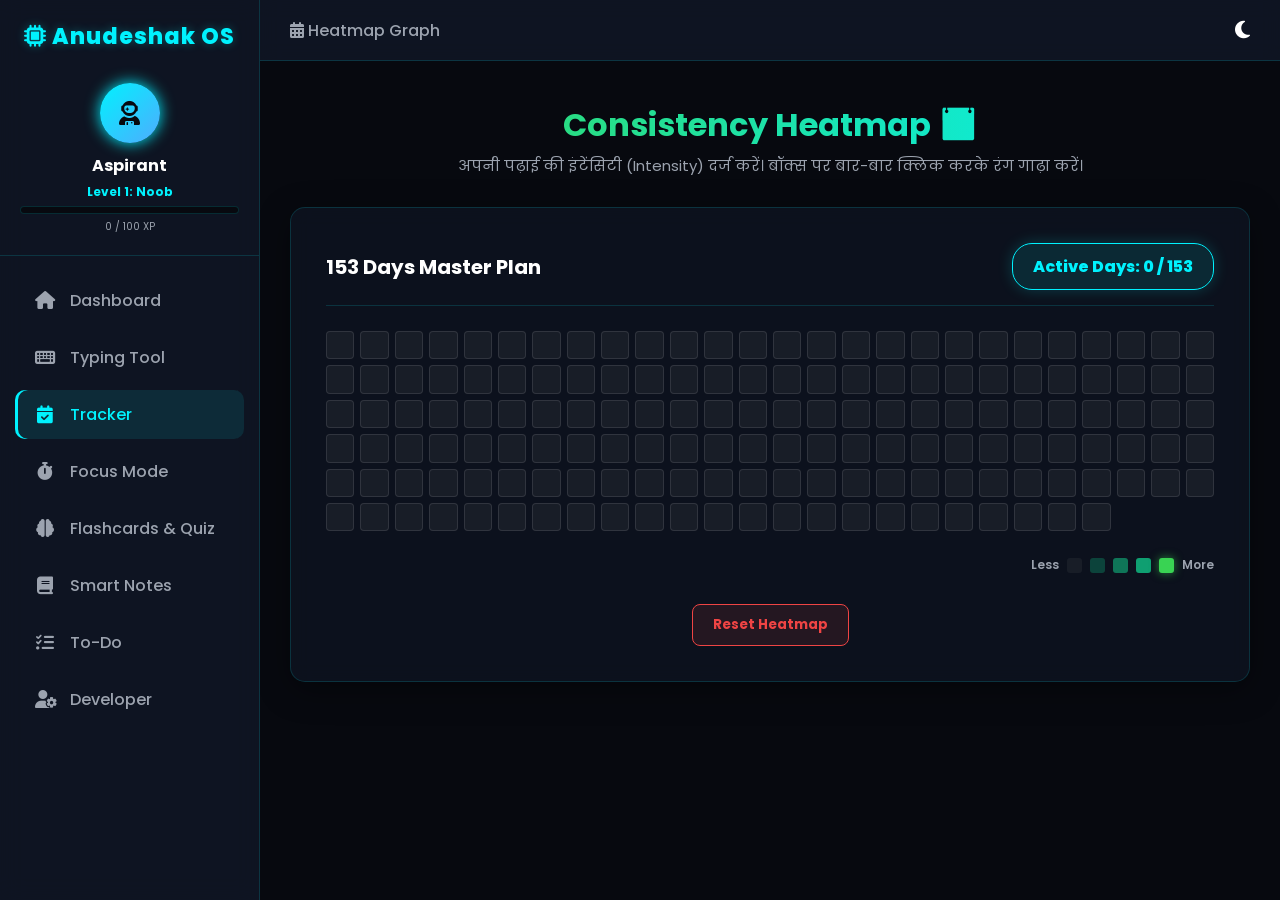
<file: tracker.html>
<!DOCTYPE html>
<html lang="hi">
<head>
    <meta charset="UTF-8">
    <meta name="viewport" content="width=device-width, initial-scale=1.0">
    <title>Consistency Heatmap | Anudeshak OS</title>
    <link rel="stylesheet" href="https://cdnjs.cloudflare.com/ajax/libs/font-awesome/6.4.0/css/all.min.css">
    <link rel="stylesheet" href="style.css">
    <style>
        .tracker-container { background: var(--card-bg); padding: 35px; border-radius: 15px; border: 1px solid var(--border-color); box-shadow: var(--shadow); backdrop-filter: blur(10px); }
        .tracker-header { display: flex; justify-content: space-between; align-items: center; margin-bottom: 25px; padding-bottom: 15px; border-bottom: 1px solid var(--border-color); flex-wrap: wrap; gap: 15px; }
        .tracker-header h3 { color: var(--text-main); font-size: 20px; font-weight: 700; }
        
        .stats-badge { background: rgba(0, 242, 254, 0.1); color: var(--accent); padding: 10px 20px; border-radius: 20px; font-weight: 800; border: 1px solid var(--accent); box-shadow: 0 0 15px rgba(0, 242, 254, 0.2); }
        
        /* GitHub Style Heatmap Grid */
        .tracker-grid { display: grid; grid-template-columns: repeat(auto-fill, minmax(28px, 1fr)); gap: 6px; margin-top: 20px; }
        .day-box { 
            width: 100%; aspect-ratio: 1; border-radius: 4px; cursor: pointer; transition: 0.2s; 
            display: flex; align-items: center; justify-content: center; font-size: 10px; font-weight: bold; color: transparent;
            background: rgba(255, 255, 255, 0.05); border: 1px solid rgba(255, 255, 255, 0.1);
        }
        .day-box:hover { transform: scale(1.2); z-index: 10; border-color: var(--accent); color: #fff; }
        
        /* Heatmap Intensity Levels */
        .level-1 { background: rgba(16, 185, 129, 0.3); border-color: rgba(16, 185, 129, 0.4); }
        .level-2 { background: rgba(16, 185, 129, 0.6); border-color: rgba(16, 185, 129, 0.7); }
        .level-3 { background: rgba(16, 185, 129, 0.85); border-color: rgba(16, 185, 129, 0.9); }
        .level-4 { background: #39d353; border-color: #39d353; box-shadow: 0 0 10px rgba(57, 211, 83, 0.6); }

        /* Legend */
        .heatmap-legend { display: flex; align-items: center; justify-content: flex-end; gap: 8px; margin-top: 25px; font-size: 12px; color: var(--text-muted); font-weight: 600; }
        .legend-box { width: 15px; height: 15px; border-radius: 3px; }
    </style>
</head>
<body>
    <div class="app-container">
        <aside class="sidebar" id="sidebar">
            <div class="sidebar-header"><h2><i class="fa-solid fa-microchip"></i> Anudeshak OS</h2></div>
            
            <div class="user-game-profile" style="padding: 0 20px 20px; text-align: center; border-bottom: 1px solid var(--border-color); margin-bottom: 20px;">
                <div style="width: 60px; height: 60px; border-radius: 50%; background: linear-gradient(135deg, var(--accent), var(--accent-hover)); margin: 0 auto 10px; display: flex; justify-content: center; align-items: center; font-size: 24px; color: var(--bg-color); box-shadow: 0 0 15px var(--accent);"><i class="fa-solid fa-user-astronaut"></i></div>
                <h4 style="color: var(--text-main); font-size: 16px;">Aspirant</h4>
                <div style="color: var(--accent); font-size: 12px; font-weight: bold; margin: 5px 0;" id="user-level">Level 1: Noob</div>
                <div style="background: var(--bg-color); height: 8px; border-radius: 4px; overflow: hidden; margin-top: 5px; border: 1px solid var(--border-color);"><div id="xp-progress" style="background: var(--accent); height: 100%; width: 0%; transition: 0.5s;"></div></div>
                <div style="font-size: 10px; color: var(--text-muted); margin-top: 5px;"><span id="user-xp">0</span> / 100 XP</div>
            </div>

            <ul class="nav-menu">
                <li><a href="index.html" class="nav-item"><i class="fa-solid fa-house"></i> Dashboard</a></li>
                <li><a href="typing.html" class="nav-item"><i class="fa-solid fa-keyboard"></i> Typing Tool</a></li>
                <li><a href="tracker.html" class="nav-item active"><i class="fa-solid fa-calendar-check"></i> Tracker</a></li>
                <li><a href="focus.html" class="nav-item"><i class="fa-solid fa-stopwatch"></i> Focus Mode</a></li>
                <li><a href="quiz.html" class="nav-item"><i class="fa-solid fa-brain"></i> Flashcards & Quiz</a></li>
                <li><a href="notes.html" class="nav-item"><i class="fa-solid fa-book"></i> Smart Notes</a></li>
                <li><a href="todo.html" class="nav-item"><i class="fa-solid fa-list-check"></i> To-Do</a></li>
                <li><a href="#" class="nav-item" id="contact-link"><i class="fa-solid fa-user-gear"></i> Developer</a></li>
            </ul>
        </aside>

        <main class="main-content">
            <nav class="top-navbar">
                <button class="menu-btn" id="menu-btn"><i class="fa-solid fa-bars"></i></button>
                <div style="color: var(--text-muted); font-weight: 500;"><i class="fa-solid fa-calendar-days"></i> <span>Heatmap Graph</span></div>
                <div class="nav-actions"><button class="theme-toggle" id="theme-toggle"><i class="fa-solid fa-moon"></i></button></div>
            </nav>

            <div class="dashboard-content">
                <div class="welcome-section" style="text-align: center;">
                    <h1 style="background: linear-gradient(to right, #39d353, var(--accent)); -webkit-background-clip: text; -webkit-text-fill-color: transparent;">Consistency Heatmap 📅</h1>
                    <p>अपनी पढ़ाई की इंटेंसिटी (Intensity) दर्ज करें। बॉक्स पर बार-बार क्लिक करके रंग गाढ़ा करें।</p>
                </div>

                <div class="tracker-container">
                    <div class="tracker-header">
                        <h3>153 Days Master Plan</h3>
                        <div class="stats-badge" id="completed-count">Active Days: 0 / 153</div>
                    </div>
                    
                    <div class="tracker-grid" id="trackerGrid"></div>
                    
                    <div class="heatmap-legend">
                        Less
                        <div class="legend-box" style="background: rgba(255, 255, 255, 0.05);"></div>
                        <div class="legend-box level-1"></div>
                        <div class="legend-box level-2"></div>
                        <div class="legend-box level-3"></div>
                        <div class="legend-box level-4"></div>
                        More
                    </div>

                    <div style="text-align: center; margin-top: 30px;">
                        <button onclick="resetTracker()" style="background: rgba(239, 68, 68, 0.1); color: #ef4444; border: 1px solid #ef4444; padding: 10px 20px; border-radius: 8px; cursor: pointer; font-weight: bold; transition: 0.3s;">Reset Heatmap</button>
                    </div>
                </div>
            </div>
        </main>
    </div>

    <div class="contact-modal" id="contactModal">
        <div class="contact-box glass-box">
            <div class="contact-header"><h3><i class="fa-solid fa-address-book"></i> Developer</h3><i class="fa-solid fa-xmark close-modal" id="close-modal-btn"></i></div>
            <div class="contact-body">
                <div class="credit-badge"><i class="fa-solid fa-shield-cat"></i> Designed by: <span style="font-weight: 700; color: #fff;">Vishal Vaishnav</span></div>
                <div class="contact-links-list">
                    <a href="https://wa.me/916367180391" target="_blank" class="contact-link-item" style="border-left-color: #25D366;"><i class="fa-brands fa-whatsapp" style="color: #25D366;"></i> 6367180391 <span class="muted-text">WhatsApp</span></a>
                    <a href="https://www.instagram.com/vishalvaishnav7023?igsh=YmRueDdjN28wMTd3" target="_blank" class="contact-link-item" style="border-left-color: #E1306C;"><i class="fa-brands fa-instagram" style="color: #E1306C;"></i> vishalvaishnav7023 <span class="muted-text">Instagram</span></a>
                    <a href="https://chetakfpo.github.io/chetakfpo/" target="_blank" class="contact-link-item" style="border-left-color: #ff9f43;"><i class="fa-solid fa-building-flag" style="color: #ff9f43;"></i> Chetak FPO <span class="muted-text">Live Project</span></a>
                </div>
            </div>
        </div>
    </div>

    <script src="script.js"></script>
    <script>
        const totalDays = 153; 
        const grid = document.getElementById('trackerGrid'); 
        const countDisplay = document.getElementById('completed-count');
        
        // Data Migration: Old boolean format to New Heatmap (0-4) format
        let oldTracker = JSON.parse(localStorage.getItem('anudeshak_tracker'));
        let heatData = JSON.parse(localStorage.getItem('anudeshak_heatmap'));
        
        if (!heatData && oldTracker) {
            heatData = oldTracker.map(val => val ? 4 : 0); // Migrate old data to Level 4
            localStorage.setItem('anudeshak_heatmap', JSON.stringify(heatData));
        } else if (!heatData) {
            heatData = Array(totalDays).fill(0);
        }

        function updateCountAndSync() { 
            // Save heatmap data
            localStorage.setItem('anudeshak_heatmap', JSON.stringify(heatData));
            
            // Sync with old tracker format so script.js dashboard logic works perfectly
            let boolArray = heatData.map(val => val > 0);
            localStorage.setItem('anudeshak_tracker', JSON.stringify(boolArray));

            // Update UI
            const activeDays = boolArray.filter(day => day).length; 
            countDisplay.innerText = `Active Days: ${activeDays} / ${totalDays}`; 
        }

        function toggleDay(index) { 
            // Cycle through levels: 0 -> 1 -> 2 -> 3 -> 4 -> 0
            heatData[index] = (heatData[index] + 1) % 5; 
            
            // Gamification XP Reward
            if(heatData[index] === 1 && typeof addXP === "function") {
                addXP(10); // Reward for making a day active
            }
            
            updateCountAndSync();
            createGrid(); // Re-render
        }

        function createGrid() { 
            grid.innerHTML = ''; 
            for (let i = 0; i < totalDays; i++) { 
                let box = document.createElement('div'); 
                box.className = 'day-box'; 
                box.innerText = i + 1; 
                
                // Add intensity color classes
                if (heatData[i] === 1) box.classList.add('level-1');
                if (heatData[i] === 2) box.classList.add('level-2');
                if (heatData[i] === 3) box.classList.add('level-3');
                if (heatData[i] === 4) box.classList.add('level-4');
                
                box.onclick = () => toggleDay(i); 
                grid.appendChild(box); 
            } 
            updateCountAndSync(); 
        }

        function resetTracker() { 
            if(confirm("सावधान! क्या आप सच में अपनी पूरी प्रोग्रेस रिसेट करना चाहते हैं?")) { 
                heatData = Array(totalDays).fill(0); 
                updateCountAndSync(); 
                createGrid(); 
            } 
        }

        createGrid(); // Initialize
    </script>
</body>
</html>
</file>
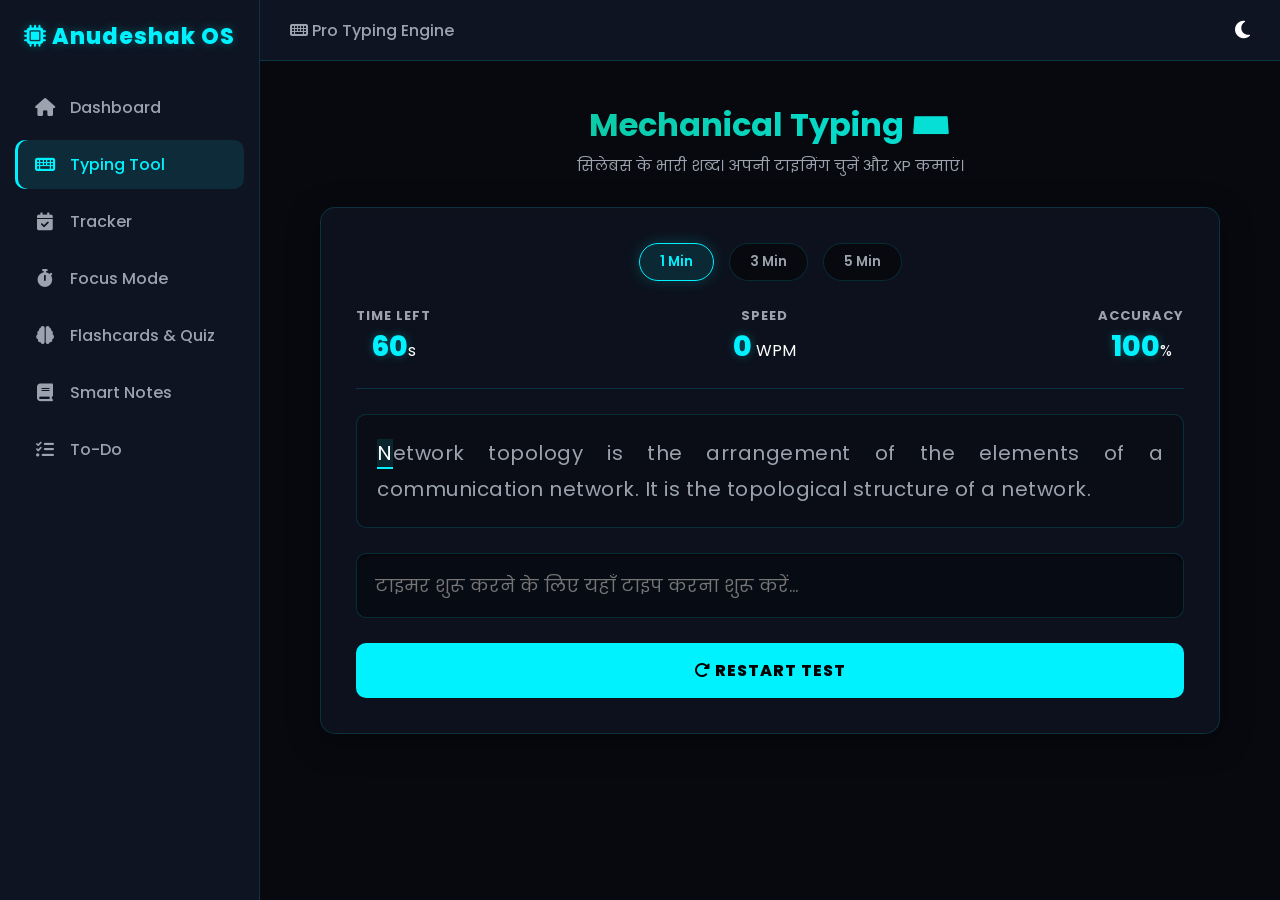
<file: typing.html>
<!DOCTYPE html>
<html lang="hi">
<head>
    <meta charset="UTF-8">
    <meta name="viewport" content="width=device-width, initial-scale=1.0">
    <title>Typing Engine | Anudeshak OS</title>
    <link rel="stylesheet" href="https://cdnjs.cloudflare.com/ajax/libs/font-awesome/6.4.0/css/all.min.css">
    <link rel="stylesheet" href="style.css">
    <style>
        .typing-container { background: var(--card-bg); padding: 35px; border-radius: 15px; border: 1px solid var(--border-color); box-shadow: var(--shadow); max-width: 900px; margin: 0 auto; backdrop-filter: blur(10px); }
        .time-selectors { display: flex; justify-content: center; gap: 15px; margin-bottom: 25px; }
        .time-btn { background: var(--bg-color); color: var(--text-muted); border: 1px solid var(--border-color); padding: 8px 20px; border-radius: 20px; cursor: pointer; font-weight: 600; transition: 0.3s; }
        .time-btn.active { background: rgba(0, 242, 254, 0.1); color: var(--accent); border-color: var(--accent); box-shadow: 0 0 15px rgba(0, 242, 254, 0.2); }
        .time-btn:hover { color: var(--text-main); border-color: var(--text-main); }
        .stats-header { display: flex; justify-content: space-between; margin-bottom: 25px; padding-bottom: 20px; border-bottom: 1px solid var(--border-color); }
        .stat-box { text-align: center; } 
        .stat-box h4 { color: var(--text-muted); font-size: 13px; text-transform: uppercase; letter-spacing: 1px; } 
        .stat-box span { font-size: 28px; font-weight: 800; color: var(--accent); text-shadow: 0 0 10px rgba(0,242,254,0.3); }
        
        .text-display { font-size: 20px; line-height: 1.8; margin-bottom: 25px; padding: 20px; background: rgba(0,0,0,0.2); border-radius: 10px; border: 1px solid var(--border-color); color: var(--text-muted); user-select: none; max-height: 180px; overflow-y: hidden; text-align: justify; letter-spacing: 0.5px; position: relative; scroll-behavior: smooth; }
        .text-display span.correct { color: #10b981; } 
        .text-display span.incorrect { color: #ef4444; background: rgba(239, 68, 68, 0.2); border-radius: 3px; } 
        .text-display span.active { border-bottom: 2px solid var(--accent); color: var(--text-main); background: rgba(0, 242, 254, 0.1); }
        
        .typing-input { width: 100%; padding: 18px; font-size: 18px; border-radius: 10px; background: rgba(0,0,0,0.3); border: 1px solid var(--border-color); color: var(--text-main); outline: none; transition: 0.3s; box-shadow: inset 0 2px 5px rgba(0,0,0,0.5); }
        .typing-input:focus { border-color: var(--accent); box-shadow: 0 0 15px rgba(0, 242, 254, 0.2), inset 0 2px 5px rgba(0,0,0,0.5); }
        .reset-btn { display: block; width: 100%; margin-top: 25px; padding: 15px; background: var(--accent); color: #000; border: none; border-radius: 10px; font-size: 16px; font-weight: 800; cursor: pointer; transition: 0.3s; text-transform: uppercase; letter-spacing: 1px; }
        .reset-btn:hover { background: var(--text-main); box-shadow: 0 0 20px rgba(255,255,255,0.4); }
    </style>
</head>
<body>
    <div class="app-container">
        <aside class="sidebar" id="sidebar">
            <div class="sidebar-header"><h2><i class="fa-solid fa-microchip"></i> Anudeshak OS</h2></div>
            <ul class="nav-menu">
                <li><a href="index.html" class="nav-item"><i class="fa-solid fa-house"></i> Dashboard</a></li>
                <li><a href="typing.html" class="nav-item active"><i class="fa-solid fa-keyboard"></i> Typing Tool</a></li>
                <li><a href="tracker.html" class="nav-item"><i class="fa-solid fa-calendar-check"></i> Tracker</a></li>
                <li><a href="focus.html" class="nav-item"><i class="fa-solid fa-stopwatch"></i> Focus Mode</a></li>
                <li><a href="quiz.html" class="nav-item"><i class="fa-solid fa-brain"></i> Flashcards & Quiz</a></li>
                <li><a href="notes.html" class="nav-item"><i class="fa-solid fa-book"></i> Smart Notes</a></li>
                <li><a href="todo.html" class="nav-item"><i class="fa-solid fa-list-check"></i> To-Do</a></li>
            </ul>
        </aside>

        <main class="main-content">
            <nav class="top-navbar">
                <button class="menu-btn" id="menu-btn"><i class="fa-solid fa-bars"></i></button>
                <div style="color: var(--text-muted); font-weight: 500;"><i class="fa-solid fa-keyboard"></i> <span>Pro Typing Engine</span></div>
                <div class="nav-actions"><button class="theme-toggle" id="theme-toggle"><i class="fa-solid fa-moon"></i></button></div>
            </nav>

            <div class="dashboard-content">
                <div class="welcome-section" style="text-align: center;">
                    <h1 style="background: linear-gradient(to right, #10b981, var(--accent)); -webkit-background-clip: text; -webkit-text-fill-color: transparent;">Mechanical Typing ⌨️</h1>
                    <p>सिलेबस के भारी शब्द। अपनी टाइमिंग चुनें और XP कमाएं।</p>
                </div>

                <div class="typing-container">
                    <div class="time-selectors">
                        <button class="time-btn active" onclick="setTimer(60, this)">1 Min</button>
                        <button class="time-btn" onclick="setTimer(180, this)">3 Min</button>
                        <button class="time-btn" onclick="setTimer(300, this)">5 Min</button>
                    </div>

                    <div class="stats-header">
                        <div class="stat-box"><h4>Time Left</h4><span id="time">60</span>s</div>
                        <div class="stat-box"><h4>Speed</h4><span id="wpm">0</span> WPM</div>
                        <div class="stat-box"><h4>Accuracy</h4><span id="accuracy">100</span>%</div>
                    </div>
                    
                    <div class="text-display" id="text-display"></div>
                    <input type="text" class="typing-input" id="typing-input" placeholder="टाइमर शुरू करने के लिए यहाँ टाइप करना शुरू करें..." autocomplete="off" spellcheck="false">
                    <button class="reset-btn" onclick="resetTest()"><i class="fa-solid fa-rotate-right"></i> Restart Test</button>
                </div>
            </div>
        </main>
    </div>

    <audio id="type-sound" src="https://assets.mixkit.co/sfx/preview/mixkit-mechanical-keyboard-single-keystroke-2568.mp3" preload="auto"></audio>

    <script src="script.js"></script>
    <script>
        // Data categorized by length
        const texts1Min = [
            "Network topology is the arrangement of the elements of a communication network. It is the topological structure of a network.",
            "HTML stands for HyperText Markup Language. It is the standard markup language for documents designed to be displayed in a web browser."
        ];
        const texts3Min = [
            "Computer architecture is a specification detailing how a set of software and hardware technology standards interact to form a computer system or platform. In short, computer architecture refers to how a computer system is designed and what technologies it is compatible with. System Design, Instruction Set Architecture, and Microarchitecture are the main categories.",
            "A database management system is a software package designed to define, manipulate, retrieve and manage data in a database. A DBMS generally manipulates the data itself, the data format, field names, record structure and file structure. It also defines rules to validate and manipulate this data. SQL is a standard language for storing and retrieving data."
        ];
        const texts5Min = [
            "Object-oriented programming is a programming paradigm based on the concept of objects, which can contain data and code. The data is in the form of fields, often known as attributes or properties, and the code is in the form of procedures, often known as methods. A feature of objects is that an object's own procedures can access and often modify the data fields of itself. Polymorphism and Encapsulation are main pillars of OOPs. Operating systems manage computer hardware, software resources, and provide common services for computer programs. Time-sharing operating systems schedule tasks for efficient use of the system and may also include accounting software for cost allocation of processor time, mass storage, memory, and printing services. An OS acts as an intermediary between programs and the computer hardware."
        ];

        const textDisplay = document.getElementById('text-display');
        const typingInput = document.getElementById('typing-input');
        const timeDisplay = document.getElementById('time');
        const wpmDisplay = document.getElementById('wpm');
        const accuracyDisplay = document.getElementById('accuracy');
        const typeSound = document.getElementById('type-sound');

        let selectedTime = 60; 
        let timeLeft = selectedTime;
        let timeInterval = null;
        let isTyping = false;
        let charIndex = 0;
        let mistakes = 0;

        function setTimer(seconds, btn) {
            document.querySelectorAll('.time-btn').forEach(b => b.classList.remove('active'));
            btn.classList.add('active');
            selectedTime = seconds;
            resetTest();
        }

        function loadText() {
            let targetArray = texts1Min;
            if(selectedTime === 180) targetArray = texts3Min;
            if(selectedTime === 300) targetArray = texts5Min;

            const randomIndex = Math.floor(Math.random() * targetArray.length);
            textDisplay.innerHTML = '';
            targetArray[randomIndex].split('').forEach(char => {
                textDisplay.innerHTML += `<span>${char}</span>`;
            });
            textDisplay.querySelectorAll('span')[0].classList.add('active');
            textDisplay.scrollTop = 0;
        }

        function playSound() {
            typeSound.currentTime = 0;
            let playPromise = typeSound.play();
            if (playPromise !== undefined) {
                playPromise.catch(error => { /* Auto-play blocked by browser initially, will work on user input */ });
            }
        }

        function initTyping() {
            playSound();
            const characters = textDisplay.querySelectorAll('span');
            let typedChar = typingInput.value.split('')[charIndex];

            if (charIndex < characters.length - 1 && timeLeft > 0) {
                if (!isTyping) {
                    timeInterval = setInterval(updateTimer, 1000);
                    isTyping = true;
                }

                if (typedChar == null) {
                    if(charIndex > 0) {
                        charIndex--;
                        if (characters[charIndex].classList.contains('incorrect')) { mistakes--; }
                        characters[charIndex].classList.remove('correct', 'incorrect');
                    }
                } else {
                    if (characters[charIndex].innerText === typedChar) {
                        characters[charIndex].classList.add('correct');
                    } else {
                        mistakes++;
                        characters[charIndex].classList.add('incorrect');
                    }
                    charIndex++;
                }

                characters.forEach(span => span.classList.remove('active'));
                
                if(charIndex < characters.length) {
                    let activeSpan = characters[charIndex];
                    activeSpan.classList.add('active');
                    
                    // FIX: Flawless Auto-scroll logic
                    let displayHeight = textDisplay.clientHeight;
                    let spanTop = activeSpan.offsetTop;
                    let displayTop = textDisplay.offsetTop;
                    
                    textDisplay.scrollTop = (spanTop - displayTop) - (displayHeight / 2) + 20;
                }

                let timeSpent = selectedTime - timeLeft;
                let wpm = Math.round(((charIndex - mistakes) / 5) / (timeSpent / 60));
                wpm = wpm < 0 || !wpm || wpm === Infinity ? 0 : wpm;
                
                let acc = Math.round(((charIndex - mistakes) / charIndex) * 100);
                acc = acc < 0 || !acc ? 100 : acc;

                wpmDisplay.innerText = wpm;
                accuracyDisplay.innerText = acc;
            } else if (charIndex >= characters.length - 1 || timeLeft <= 0) {
                finishTest();
            }
        }

        function updateTimer() {
            if (timeLeft > 0) {
                timeLeft--;
                timeDisplay.innerText = timeLeft;
            } else {
                finishTest();
            }
        }

        function finishTest() {
            clearInterval(timeInterval);
            typingInput.disabled = true;
            localStorage.setItem('anudeshak_wpm', wpmDisplay.innerText);
            alert(`टेस्ट समाप्त! स्पीड: ${wpmDisplay.innerText} WPM.`);
        }

        function resetTest() {
            loadText();
            clearInterval(timeInterval);
            timeLeft = selectedTime;
            charIndex = mistakes = 0;
            isTyping = false;
            typingInput.value = "";
            typingInput.disabled = false;
            timeDisplay.innerText = timeLeft;
            wpmDisplay.innerText = 0;
            accuracyDisplay.innerText = 100;
        }

        typingInput.addEventListener('input', initTyping);
        typingInput.addEventListener('paste', e => e.preventDefault());
        loadText();
    </script>
</body>
</html>
</file>
<file: style.css>
@import url('https://fonts.googleapis.com/css2?family=Poppins:wght@300;400;500;600;700;800&display=swap');

:root {
    /* Deep Space Dark Theme (Default) */
    --bg-color: #07090f;
    --sidebar-bg: rgba(17, 24, 39, 0.8);
    --card-bg: rgba(17, 24, 39, 0.6);
    --text-main: #ffffff;
    --text-muted: #9ca3af;
    --accent: #00f2fe;
    --accent-hover: #4facfe;
    --border-color: rgba(0, 242, 254, 0.15);
    --shadow: 0 8px 32px 0 rgba(0, 0, 0, 0.37);
}

[data-theme="light"] {
    /* Dim/Light Theme */
    --bg-color: #f0f2f5;
    --sidebar-bg: #ffffff;
    --card-bg: rgba(255, 255, 255, 0.9);
    --text-main: #1f2937;
    --text-muted: #6b7280;
    --accent: #2563eb;
    --accent-hover: #1d4ed8;
    --border-color: rgba(0, 0, 0, 0.1);
    --shadow: 0 4px 6px -1px rgba(0, 0, 0, 0.1);
}

* { margin: 0; padding: 0; box-sizing: border-box; font-family: 'Poppins', sans-serif; }
body { background: var(--bg-color); color: var(--text-main); transition: 0.3s ease; overflow-x: hidden; }

/* Particles Background */
#particles-js { position: fixed; width: 100vw; height: 100vh; top: 0; left: 0; z-index: -1; }

/* --- Layout & Glassmorphism --- */
.app-container { display: flex; min-height: 100vh; position: relative; z-index: 1; }

/* --- Sidebar & Gamification Profile --- */
.sidebar {
    width: 260px; background: var(--sidebar-bg); border-right: 1px solid var(--border-color);
    display: flex; flex-direction: column; padding: 20px 0; transition: all 0.3s ease; 
    z-index: 100; backdrop-filter: blur(12px); -webkit-backdrop-filter: blur(12px);
}
.sidebar-header { padding: 0 20px 20px; text-align: center; margin-bottom: 10px; }
.sidebar-header h2 { color: var(--accent); font-weight: 800; font-size: 22px; letter-spacing: 1px; text-shadow: 0 0 10px rgba(0,242,254,0.3); }

.nav-menu { list-style: none; flex: 1; display: flex; flex-direction: column; gap: 8px; padding: 0 15px; }
.nav-item {
    display: flex; align-items: center; gap: 15px; padding: 12px 20px; color: var(--text-muted);
    text-decoration: none; border-radius: 10px; font-weight: 500; transition: all 0.3s; cursor: pointer;
}
.nav-item:hover, .nav-item.active { 
    background: rgba(0, 242, 254, 0.1); color: var(--accent); 
    box-shadow: inset 3px 0 0 var(--accent);
}
.nav-item i { font-size: 18px; width: 20px; text-align: center; transition: 0.3s; }
.nav-item:hover i { transform: scale(1.1); text-shadow: 0 0 10px var(--accent); }

/* --- Top Navbar --- */
.main-content { flex: 1; display: flex; flex-direction: column; height: 100vh; overflow-y: auto; }
.top-navbar {
    display: flex; justify-content: space-between; align-items: center; padding: 15px 30px;
    background: var(--sidebar-bg); backdrop-filter: blur(10px); border-bottom: 1px solid var(--border-color);
    position: sticky; top: 0; z-index: 50;
}
.menu-btn { display: none; background: none; border: none; color: var(--text-main); font-size: 24px; cursor: pointer; }
.nav-actions { display: flex; align-items: center; gap: 20px; }
.theme-toggle { background: none; border: none; color: var(--text-main); font-size: 20px; cursor: pointer; transition: 0.3s; }
.theme-toggle:hover { color: var(--accent); text-shadow: 0 0 10px var(--accent); }

/* --- Dashboard Content --- */
.dashboard-content { padding: 40px 30px; max-width: 1200px; margin: 0 auto; width: 100%; }
.welcome-section { margin-bottom: 30px; }
.welcome-section h1 { font-size: 32px; font-weight: 700; margin-bottom: 5px; background: linear-gradient(to right, var(--text-main), var(--accent)); -webkit-background-clip: text; -webkit-text-fill-color: transparent; }
.welcome-section p { color: var(--text-muted); font-size: 15px; }

/* --- Quote Card (3D Hover) --- */
.quote-card { 
    background: linear-gradient(135deg, rgba(0,242,254,0.1), rgba(79,172,254,0.1)); 
    border: 1px solid var(--border-color); color: var(--text-main); 
    padding: 25px; border-radius: 15px; margin-bottom: 40px; text-align: center; 
    backdrop-filter: blur(10px); box-shadow: var(--shadow); cursor: pointer;
}
.quote-card i { font-size: 28px; margin-bottom: 10px; color: var(--accent); }
.quote-card p { font-size: 18px; font-weight: 500; font-style: italic; letter-spacing: 0.5px; }

/* --- Stats Grid --- */
.stats-grid { display: grid; grid-template-columns: repeat(auto-fit, minmax(240px, 1fr)); gap: 25px; margin-bottom: 30px; }
.stat-card {
    background: var(--card-bg); border: 1px solid var(--border-color); padding: 25px; 
    border-radius: 15px; box-shadow: var(--shadow); display: flex; align-items: center; 
    gap: 20px; transition: all 0.3s ease; backdrop-filter: blur(8px); cursor: pointer;
}
.stat-card:hover { border-color: var(--accent); box-shadow: 0 10px 30px rgba(0, 242, 254, 0.2); }
.stat-icon { width: 60px; height: 60px; border-radius: 12px; background: rgba(0, 242, 254, 0.1); color: var(--accent); display: flex; justify-content: center; align-items: center; font-size: 28px; }
.stat-info h3 { font-size: 24px; font-weight: 800; margin-bottom: 2px; }
.stat-info p { color: var(--text-muted); font-size: 12px; text-transform: uppercase; letter-spacing: 1px; font-weight: 600; }

/* --- Contact Developer Modal (Glassmorphism) --- */
.contact-modal {
    position: fixed; top: 0; left: 0; width: 100%; height: 100%;
    background: rgba(0, 0, 0, 0.8); backdrop-filter: blur(8px);
    z-index: 1001; display: none; justify-content: center; align-items: center;
    opacity: 0; transition: opacity 0.3s ease;
}
.contact-modal.active { display: flex; opacity: 1; }
.contact-modal .contact-box {
    width: 90%; max-width: 420px; padding: 30px; transform: scale(0.8);
    transition: transform 0.3s ease; border: 1px solid var(--accent);
    background: var(--sidebar-bg); border-radius: 20px; box-shadow: 0 0 40px rgba(0,242,254,0.2);
}
.contact-modal.active .contact-box { transform: scale(1); }
.contact-header { display: flex; justify-content: space-between; align-items: center; margin-bottom: 20px; padding-bottom: 15px; border-bottom: 1px solid var(--border-color); }
.contact-header h3 { color: var(--text-main); font-size: 20px; }
.close-modal { cursor: pointer; font-size: 24px; color: var(--text-muted); transition: 0.2s; }
.close-modal:hover { color: #ef4444; transform: rotate(90deg); }
.credit-badge { background: rgba(0, 242, 254, 0.1); color: var(--accent); padding: 12px; border-radius: 10px; margin-bottom: 25px; font-weight: 500; text-align: center; border: 1px solid var(--accent); font-size: 15px; }
.contact-links-list { display: flex; flex-direction: column; gap: 15px; }
.contact-link-item {
    display: flex; align-items: center; background: var(--bg-color); border: 1px solid var(--border-color);
    padding: 15px; border-radius: 10px; text-decoration: none; color: var(--text-main); font-weight: 600;
    font-size: 15px; gap: 15px; border-left: 5px solid var(--accent); transition: all 0.3s;
}
.contact-link-item:hover { transform: translateX(8px); background: rgba(255,255,255,0.05); box-shadow: 0 5px 15px rgba(0,0,0,0.3); }
.muted-text { color: var(--text-muted); font-size: 11px; margin-left: auto; text-transform: uppercase; letter-spacing: 1px; }

/* --- Responsive Design (Mobile Fixes) --- */
@media (max-width: 768px) {
    .sidebar { position: fixed; left: -100%; height: 100vh; transition: 0.4s cubic-bezier(0.4, 0, 0.2, 1); }
    .sidebar.active { left: 0; box-shadow: 50px 0 100px rgba(0,0,0,0.8); }
    .menu-btn { display: block; }
    .dashboard-content { padding: 20px; }
    .welcome-section h1 { font-size: 24px; }
}
</file>
